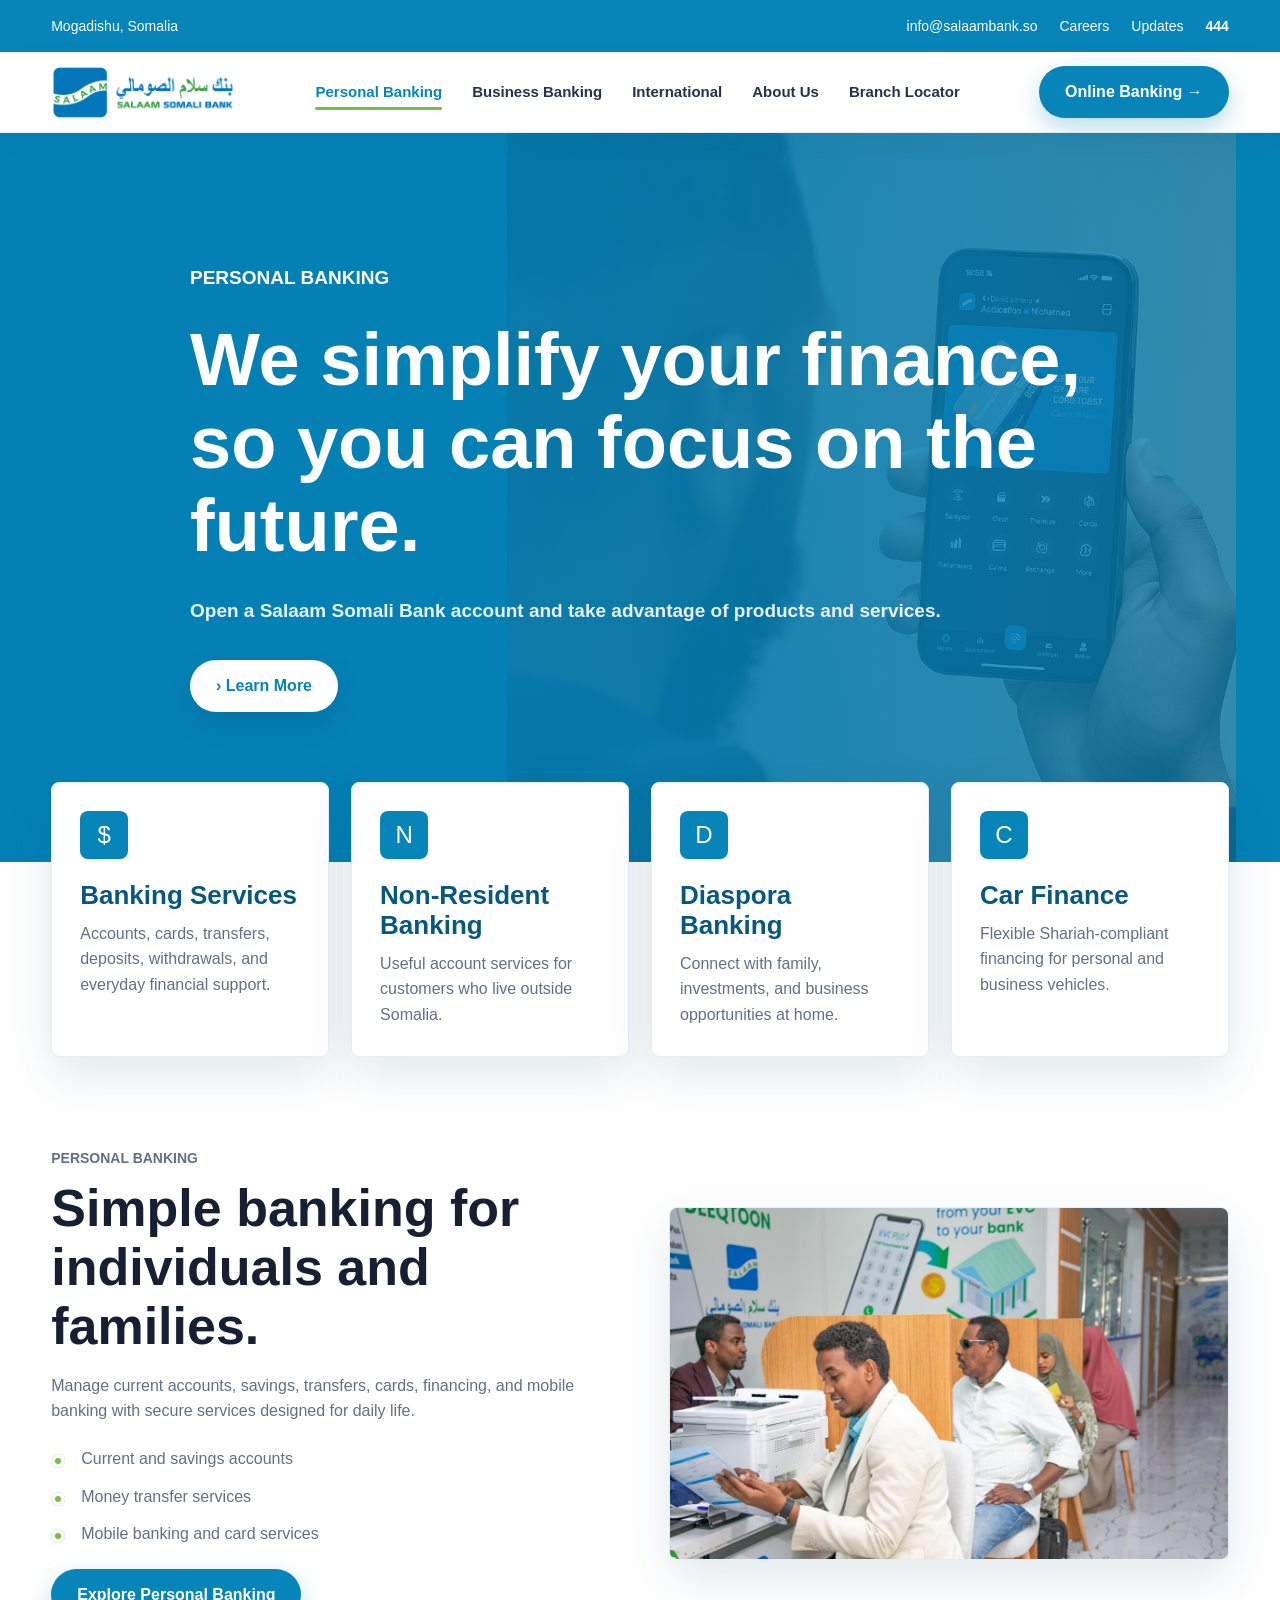
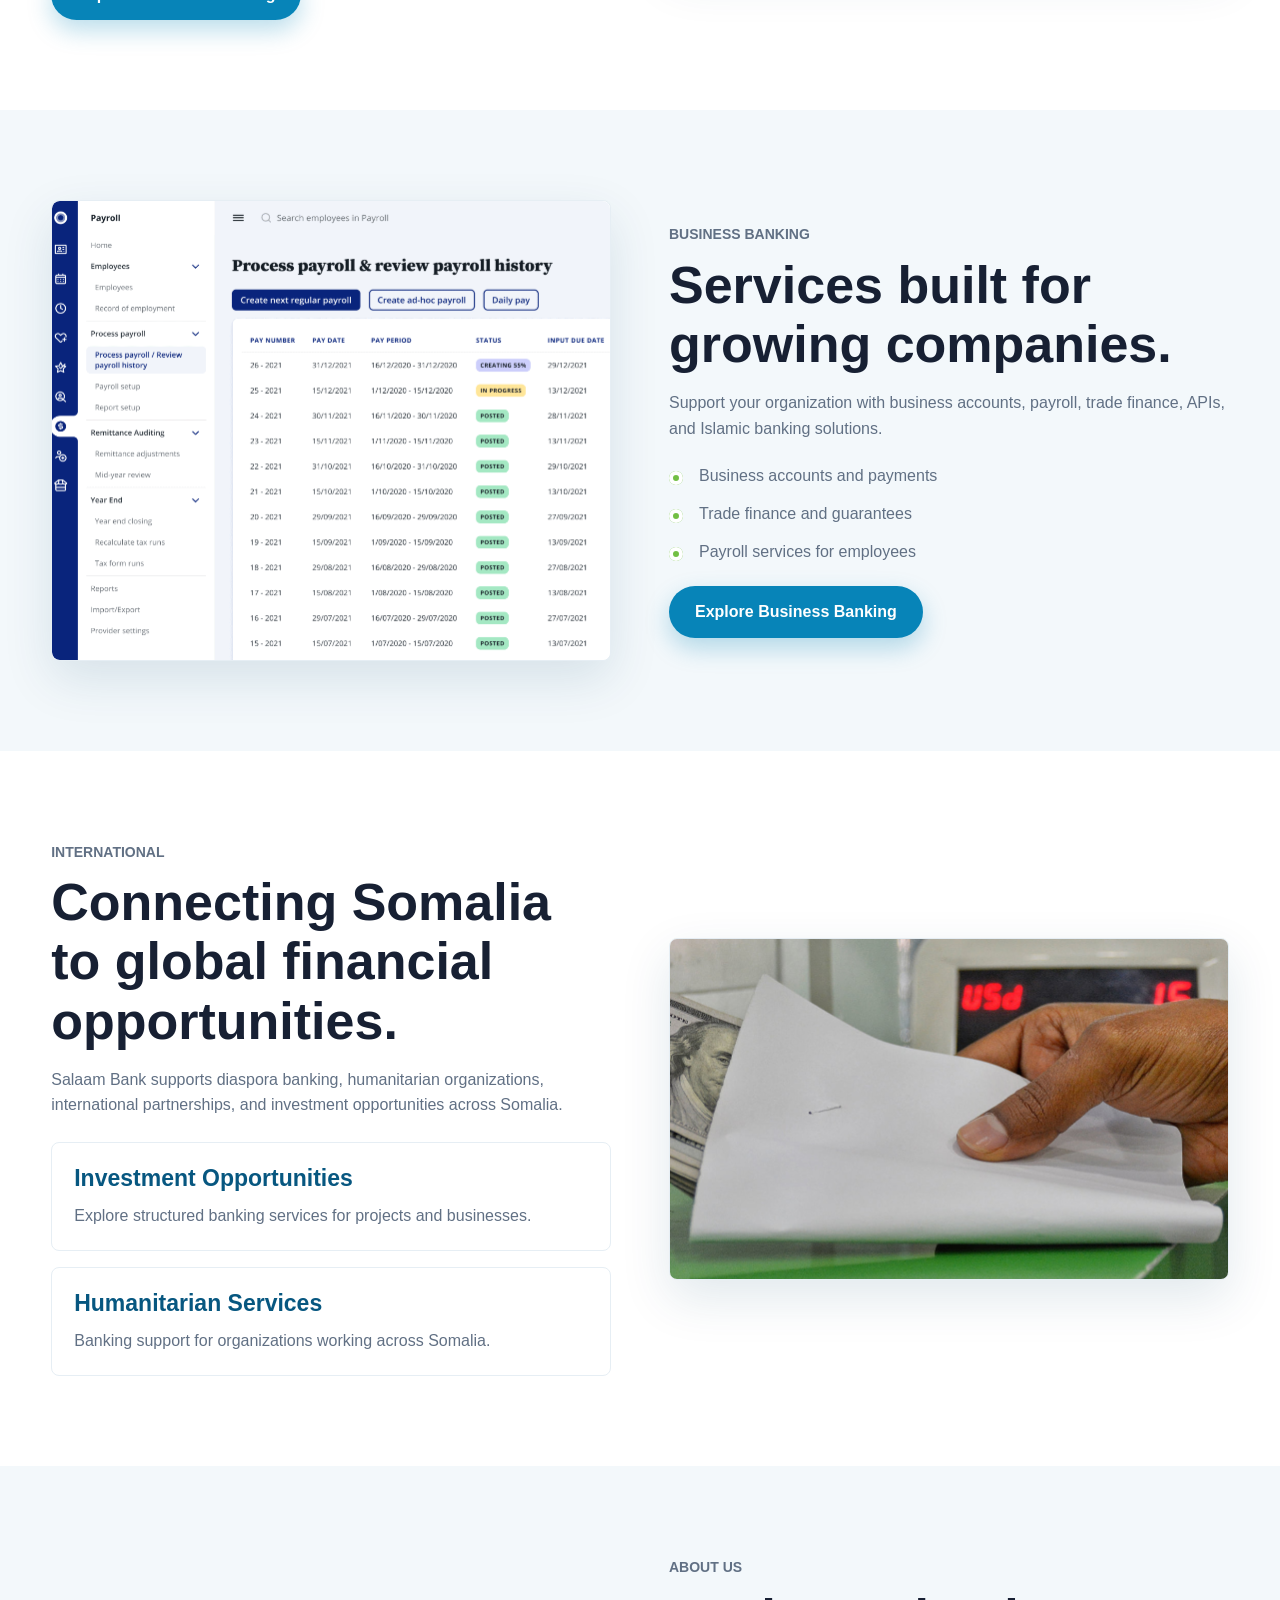
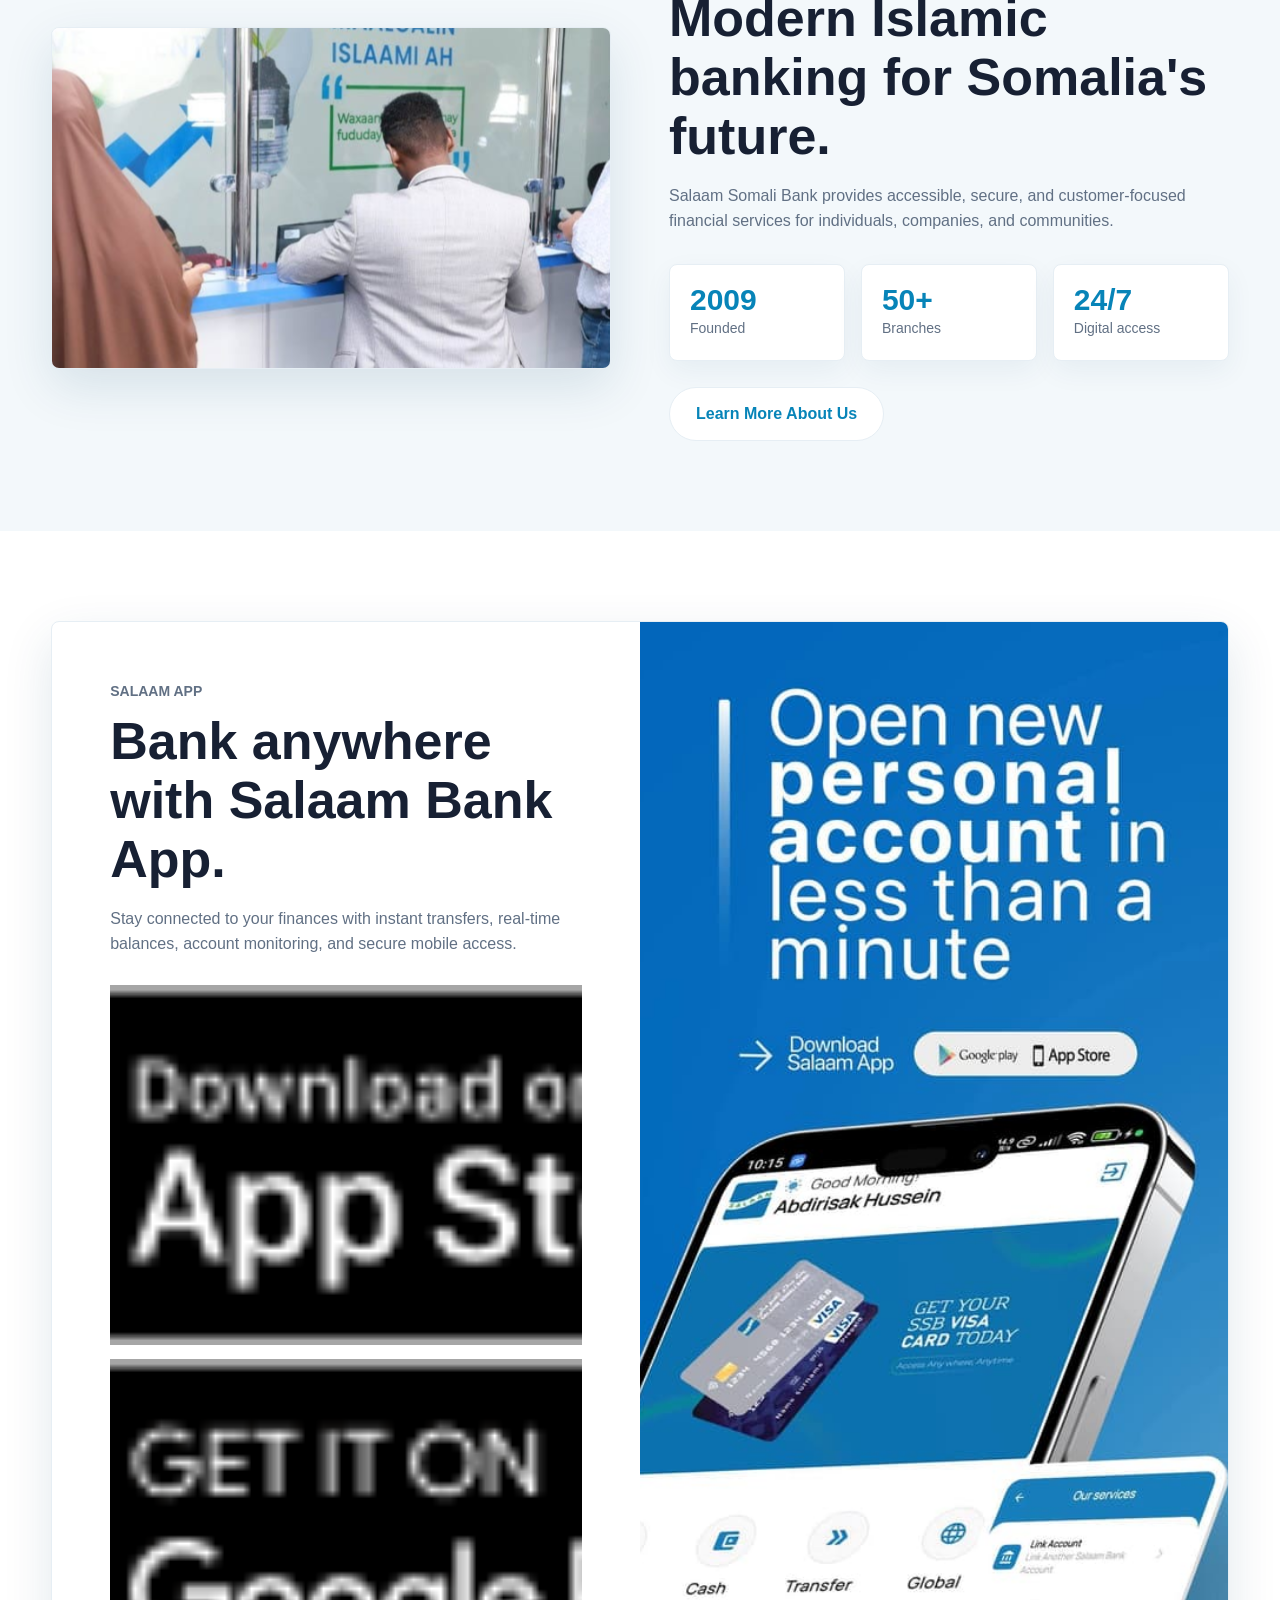
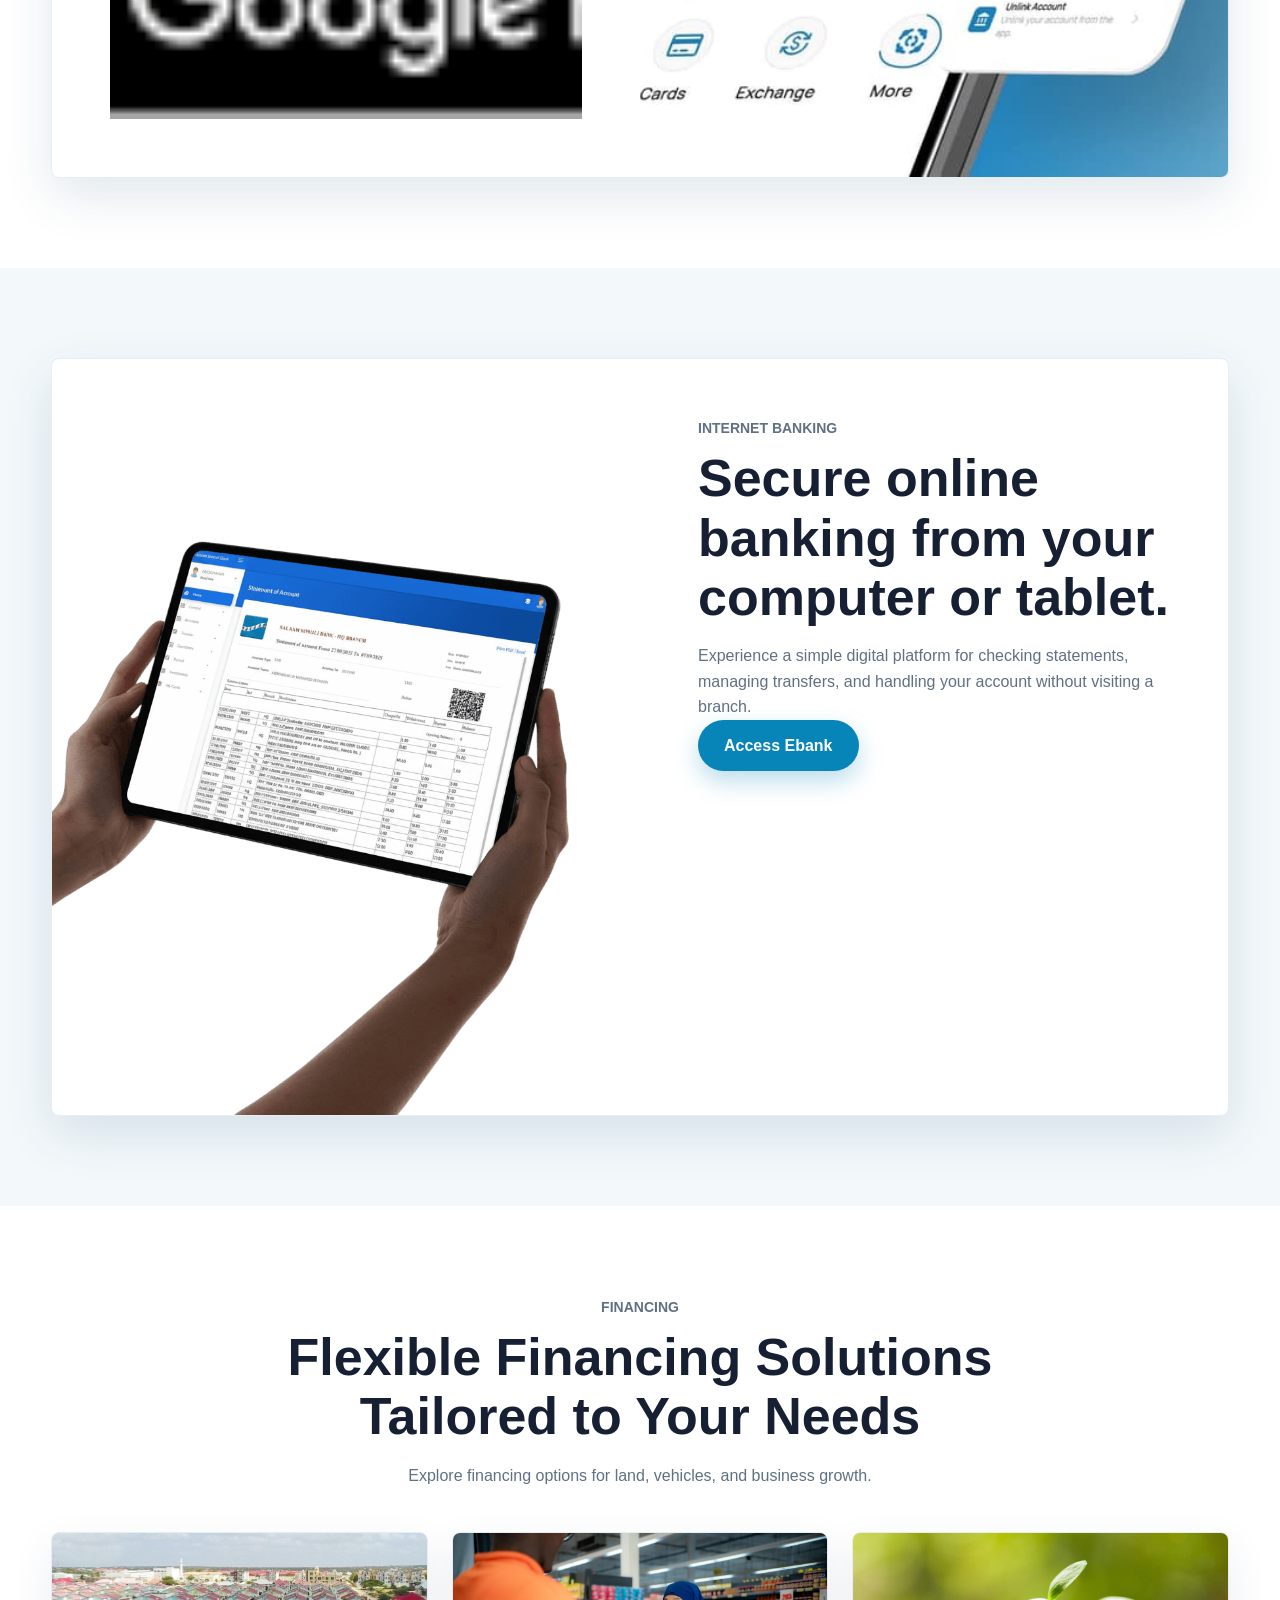
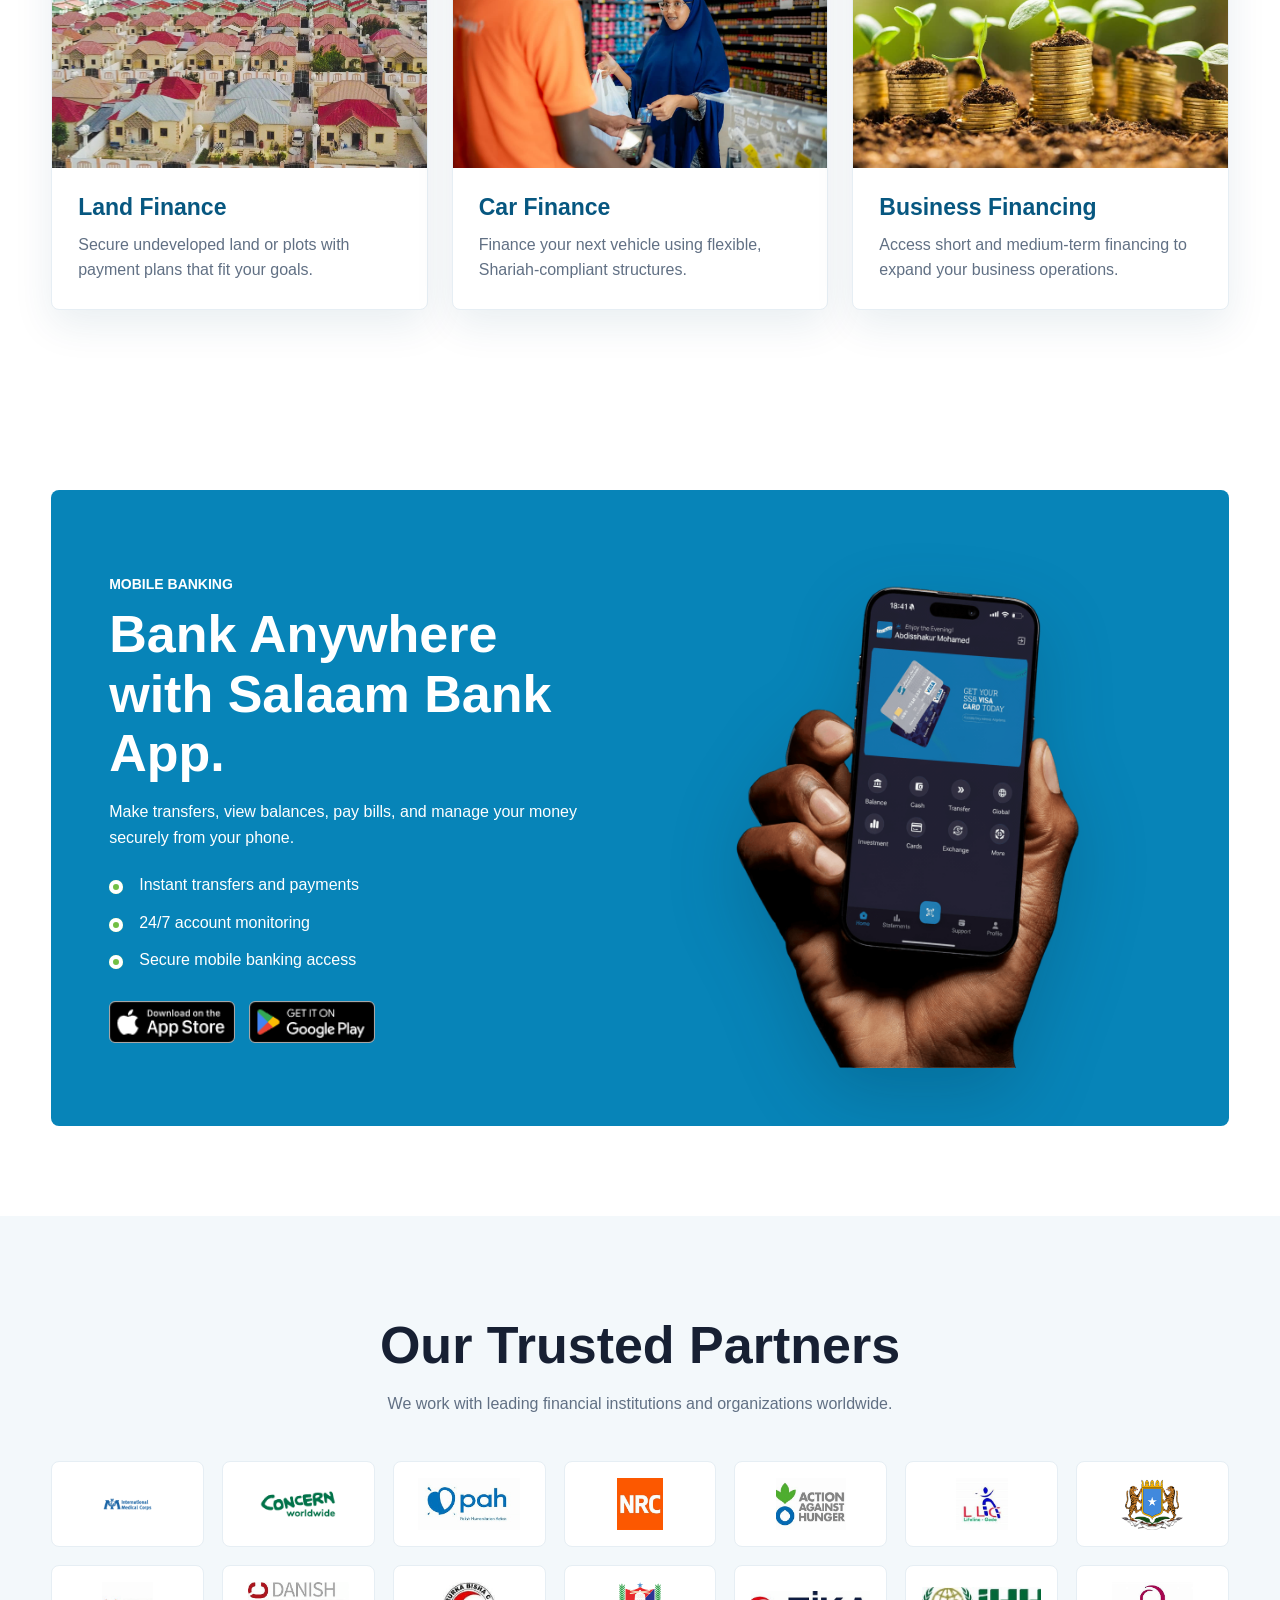
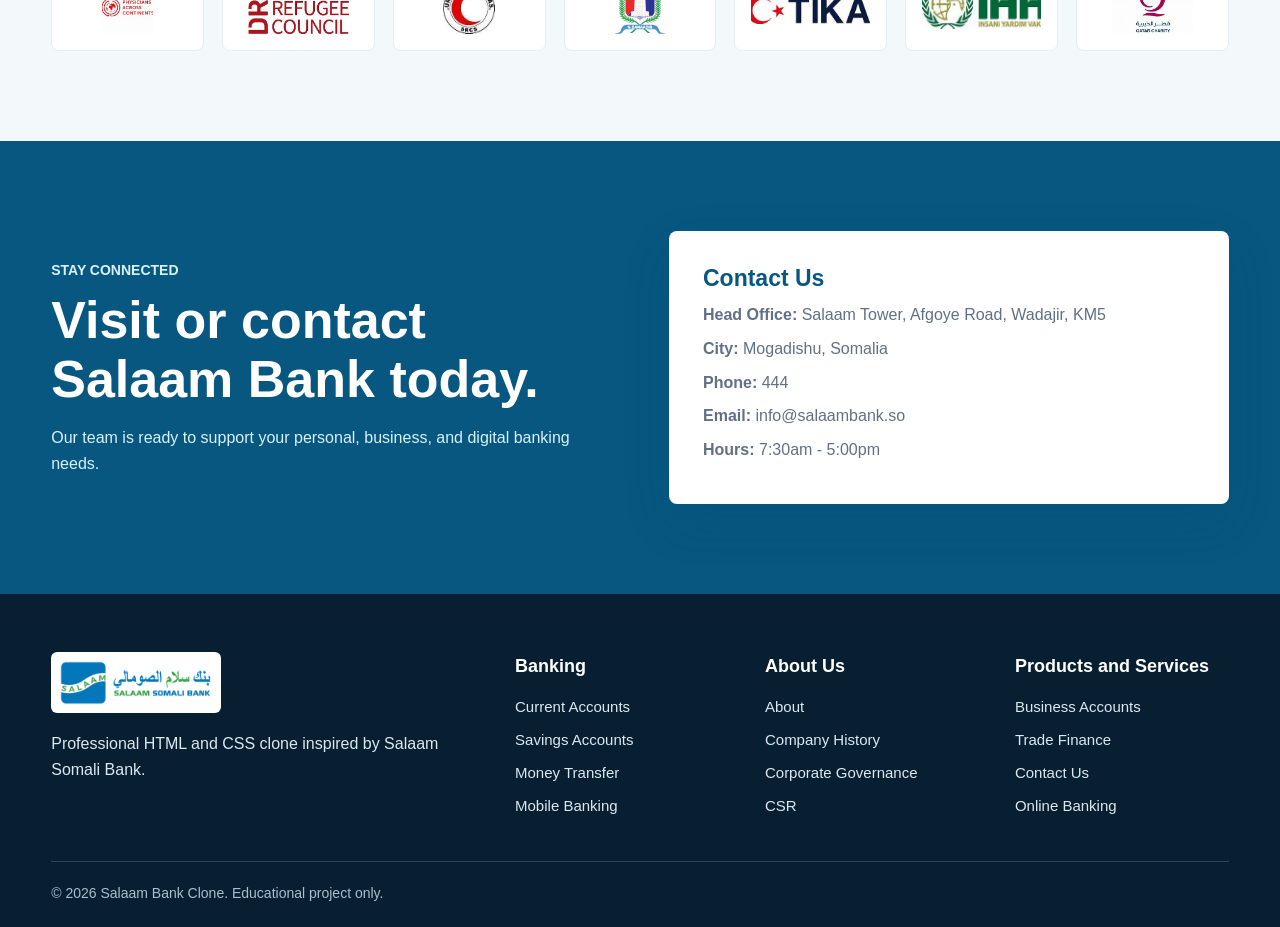
<file: index.html>
<!DOCTYPE html>
<html lang="en">
<head>
    <meta charset="UTF-8">
    <meta name="viewport" content="width=device-width, initial-scale=1.0">
    <title>Salaam Somali Bank</title>
    <link rel="stylesheet" href="css/style.css">
</head>
<body>
    <!-- Top contact strip -->
    <div class="top-bar">
        <div class="container top-bar-content">
            <p>Mogadishu, Somalia</p>
            <div class="top-links">
                <a href="mailto:info@salaambank.so">info@salaambank.so</a>
                <a href="pages/about.html">Careers</a>
                <a href="pages/about.html">Updates</a>
                <span class="top-pill">444</span>
            </div>
        </div>
    </div>

    <!-- Main header -->
    <header class="site-header">
        <div class="container header-content">
            <a class="logo" href="index.html">
                <img src="images/logo.png" alt="Salaam Bank Logo">
            </a>

            <nav class="main-nav" aria-label="Main navigation">
                <a class="active" href="pages/personal-banking.html">Personal Banking</a>
                <a href="pages/business-banking.html">Business Banking</a>
                <a href="#international">International</a>
                <a href="pages/about.html">About Us</a>
                <a href="pages/contact.html">Branch Locator</a>
            </nav>

            <a class="header-button" href="https://ebank.salaambank.so/">Online Banking &rarr;</a>
        </div>
    </header>

    <main>
        <!-- Hero section -->
        <section class="hero">
            <div class="container hero-text">
                <p class="eyebrow">Personal Banking</p>
                <h1>We simplify your finance, so you can focus on the future.</h1>
                <p>Open a Salaam Somali Bank account and take advantage of products and services.</p>
                <div class="hero-actions">
                    <a class="btn white-btn" href="pages/personal-banking.html">&rsaquo; Learn More</a>
                </div>
            </div>
        </section>

        <!-- Quick service cards -->
        <section class="service-strip" aria-label="Quick services">
            <div class="container service-grid">
                <article class="quick-card">
                    <span class="card-icon">$</span>
                    <h2>Banking Services</h2>
                    <p>Accounts, cards, transfers, deposits, withdrawals, and everyday financial support.</p>
                </article>
                <article class="quick-card">
                    <span class="card-icon">N</span>
                    <h2>Non-Resident Banking</h2>
                    <p>Useful account services for customers who live outside Somalia.</p>
                </article>
                <article class="quick-card">
                    <span class="card-icon">D</span>
                    <h2>Diaspora Banking</h2>
                    <p>Connect with family, investments, and business opportunities at home.</p>
                </article>
                <article class="quick-card">
                    <span class="card-icon">C</span>
                    <h2>Car Finance</h2>
                    <p>Flexible Shariah-compliant financing for personal and business vehicles.</p>
                </article>
            </div>
        </section>

        <!-- Main navigation feature sections -->
        <section class="section">
            <div class="container two-column">
                <div class="split-content">
                    <p class="small-title">Personal Banking</p>
                    <h2>Simple banking for individuals and families.</h2>
                    <p>Manage current accounts, savings, transfers, cards, financing, and mobile banking with secure services designed for daily life.</p>
                    <ul class="check-list">
                        <li>Current and savings accounts</li>
                        <li>Money transfer services</li>
                        <li>Mobile banking and card services</li>
                    </ul>
                    <a class="btn primary-btn" href="pages/personal-banking.html">Explore Personal Banking</a>
                </div>
                <div class="image-card">
                    <img src="images/open-account.jfif" alt="Customer opening a Salaam Bank account">
                </div>
            </div>
        </section>

        <section class="section soft-section">
            <div class="container two-column">
                <div class="image-card">
                    <img src="images/payroll-dashboard.svg" alt="Business payroll dashboard">
                </div>
                <div class="split-content">
                    <p class="small-title">Business Banking</p>
                    <h2>Services built for growing companies.</h2>
                    <p>Support your organization with business accounts, payroll, trade finance, APIs, and Islamic banking solutions.</p>
                    <ul class="check-list">
                        <li>Business accounts and payments</li>
                        <li>Trade finance and guarantees</li>
                        <li>Payroll services for employees</li>
                    </ul>
                    <a class="btn primary-btn" href="pages/business-banking.html">Explore Business Banking</a>
                </div>
            </div>
        </section>

        <section class="section" id="international">
            <div class="container two-column">
                <div class="split-content">
                    <p class="small-title">International</p>
                    <h2>Connecting Somalia to global financial opportunities.</h2>
                    <p>Salaam Bank supports diaspora banking, humanitarian organizations, international partnerships, and investment opportunities across Somalia.</p>
                    <div class="feature-list">
                        <article>
                            <h3>Investment Opportunities</h3>
                            <p>Explore structured banking services for projects and businesses.</p>
                        </article>
                        <article>
                            <h3>Humanitarian Services</h3>
                            <p>Banking support for organizations working across Somalia.</p>
                        </article>
                    </div>
                </div>
                <div class="image-card">
                    <img src="images/international-header.svg" alt="International banking illustration">
                </div>
            </div>
        </section>

        <section class="section soft-section">
            <div class="container two-column">
                <div class="image-card">
                    <img src="images/careers-manager.svg" alt="Salaam Bank team member">
                </div>
                <div class="split-content">
                    <p class="small-title">About Us</p>
                    <h2>Modern Islamic banking for Somalia's future.</h2>
                    <p>Salaam Somali Bank provides accessible, secure, and customer-focused financial services for individuals, companies, and communities.</p>
                    <div class="stats-row">
                        <div>
                            <strong>2009</strong>
                            <span>Founded</span>
                        </div>
                        <div>
                            <strong>50+</strong>
                            <span>Branches</span>
                        </div>
                        <div>
                            <strong>24/7</strong>
                            <span>Digital access</span>
                        </div>
                    </div>
                    <br>
                    <a class="btn outline-btn" href="pages/about.html">Learn More About Us</a>
                </div>
            </div>
        </section>

        <!-- Digital banking panels -->
        <section class="section">
            <div class="container product-band">
                <div class="split-content">
                    <p class="small-title">Salaam App</p>
                    <h2>Bank anywhere with Salaam Bank App.</h2>
                    <p>Stay connected to your finances with instant transfers, real-time balances, account monitoring, and secure mobile access.</p>
                    <div class="store-buttons">
                        <img src="images/appstore.png" alt="Download on the App Store">
                        <img src="images/playstore.png" alt="Get it on Google Play">
                    </div>
                </div>
                <img src="images/app-account.jpeg" alt="Salaam Bank Mobile App">
            </div>
        </section>

        <section class="section soft-section">
            <div class="container product-band">
                <img src="images/online-banking.png" alt="Internet banking statement on tablet">
                <div class="split-content">
                    <p class="small-title">Internet Banking</p>
                    <h2>Secure online banking from your computer or tablet.</h2>
                    <p>Experience a simple digital platform for checking statements, managing transfers, and handling your account without visiting a branch.</p>
                    <a class="btn primary-btn" href="https://ebank.salaambank.so/">Access Ebank</a>
                </div>
            </div>
        </section>

        <!-- Financing section -->
        <section class="section">
            <div class="container">
                <div class="section-heading">
                    <p class="small-title">Financing</p>
                    <h2>Flexible Financing Solutions Tailored to Your Needs</h2>
                    <p>Explore financing options for land, vehicles, and business growth.</p>
                </div>
                <div class="cards-grid finance-grid">
                    <article class="finance-card">
                        <img src="images/land-finance.svg" alt="Land Finance illustration">
                        <div>
                            <h3>Land Finance</h3>
                            <p>Secure undeveloped land or plots with payment plans that fit your goals.</p>
                        </div>
                    </article>
                    <article class="finance-card">
                        <img src="images/cards.jpg" alt="Salaam card finance image">
                        <div>
                            <h3>Car Finance</h3>
                            <p>Finance your next vehicle using flexible, Shariah-compliant structures.</p>
                        </div>
                    </article>
                    <article class="finance-card">
                        <img src="images/business-finance.jpg" alt="Business financing">
                        <div>
                            <h3>Business Financing</h3>
                            <p>Access short and medium-term financing to expand your business operations.</p>
                        </div>
                    </article>
                </div>
            </div>
        </section>

        <!-- Mobile app feature -->
        <section class="section app-section">
            <div class="container app-grid">
                <div class="app-content">
                    <p class="small-title">Mobile Banking</p>
                    <h2>Bank Anywhere with Salaam Bank App.</h2>
                    <p>Make transfers, view balances, pay bills, and manage your money securely from your phone.</p>
                    <ul class="check-list">
                        <li>Instant transfers and payments</li>
                        <li>24/7 account monitoring</li>
                        <li>Secure mobile banking access</li>
                    </ul>
                    <div class="store-buttons">
                        <img src="images/appstore.png" alt="Download on App Store">
                        <img src="images/playstore.png" alt="Get it on Google Play">
                    </div>
                </div>
                <div class="phone-wrap">
                    <img src="images/mobile-app.png" alt="Salaam mobile banking app">
                </div>
            </div>
        </section>

        <!-- Partners -->
        <section class="section partners-section soft-section">
            <div class="container">
                <div class="section-heading">
                    <h2>Our Trusted Partners</h2>
                    <p>We work with leading financial institutions and organizations worldwide.</p>
                </div>
                <div class="partners-grid">
                    <img src="images/partner-visa.png" alt="Visa logo">
                    <img src="images/partner-mastercard.png" alt="Mastercard logo">
                    <img src="images/partner-swift.png" alt="SWIFT logo">
                    <img src="images/partner-central-bank.png" alt="Central Bank logo">
                    <img src="images/partner-world-bank.png" alt="World Bank logo">
                    <img src="images/partner-imf.png" alt="IMF logo">
                    <img src="images/partner-somali-government.png" alt="Somali Government logo">
                    <img src="images/partner-afdb.png" alt="African Development Bank logo">
                    <img src="images/partner-isdb.png" alt="Islamic Development Bank logo">
                    <img src="images/partner-somalia-central-bank.png" alt="Somalia Central Bank logo">
                    <img src="images/partner-banadir.svg" alt="Banaadir State logo">
                    <img src="images/partner-federal-reserve.png" alt="Federal Reserve logo">
                    <img src="images/partner-ecb.png" alt="European Central Bank logo">
                    <img src="images/partner-bank-england.png" alt="Bank of England logo">
                </div>
            </div>
        </section>

        <!-- Contact -->
        <section class="section contact-section">
            <div class="container contact-grid">
                <div>
                    <p class="small-title">Stay Connected</p>
                    <h2>Visit or contact Salaam Bank today.</h2>
                    <p>Our team is ready to support your personal, business, and digital banking needs.</p>
                </div>
                <article class="contact-card">
                    <h3>Contact Us</h3>
                    <p><strong>Head Office:</strong> Salaam Tower, Afgoye Road, Wadajir, KM5</p>
                    <p><strong>City:</strong> Mogadishu, Somalia</p>
                    <p><strong>Phone:</strong> 444</p>
                    <p><strong>Email:</strong> info@salaambank.so</p>
                    <p><strong>Hours:</strong> 7:30am - 5:00pm</p>
                </article>
            </div>
        </section>
    </main>

    <!-- Footer -->
    <footer class="site-footer">
        <div class="container footer-grid">
            <div>
                <img class="footer-logo" src="images/logo.png" alt="Salaam Bank Logo">
                <p>Professional HTML and CSS clone inspired by Salaam Somali Bank.</p>
            </div>
            <div>
                <h3>Banking</h3>
                <a href="pages/personal-banking.html">Current Accounts</a>
                <a href="pages/personal-banking.html">Savings Accounts</a>
                <a href="pages/personal-banking.html">Money Transfer</a>
                <a href="pages/personal-banking.html">Mobile Banking</a>
            </div>
            <div>
                <h3>About Us</h3>
                <a href="pages/about.html">About</a>
                <a href="pages/about.html">Company History</a>
                <a href="pages/about.html">Corporate Governance</a>
                <a href="pages/about.html">CSR</a>
            </div>
            <div>
                <h3>Products and Services</h3>
                <a href="pages/business-banking.html">Business Accounts</a>
                <a href="pages/business-banking.html">Trade Finance</a>
                <a href="pages/contact.html">Contact Us</a>
                <a href="https://ebank.salaambank.so/">Online Banking</a>
            </div>
        </div>
        <div class="container copyright">
            <p>&copy; 2026 Salaam Bank Clone. Educational project only.</p>
        </div>
    </footer>
</body>
</html>
</file>
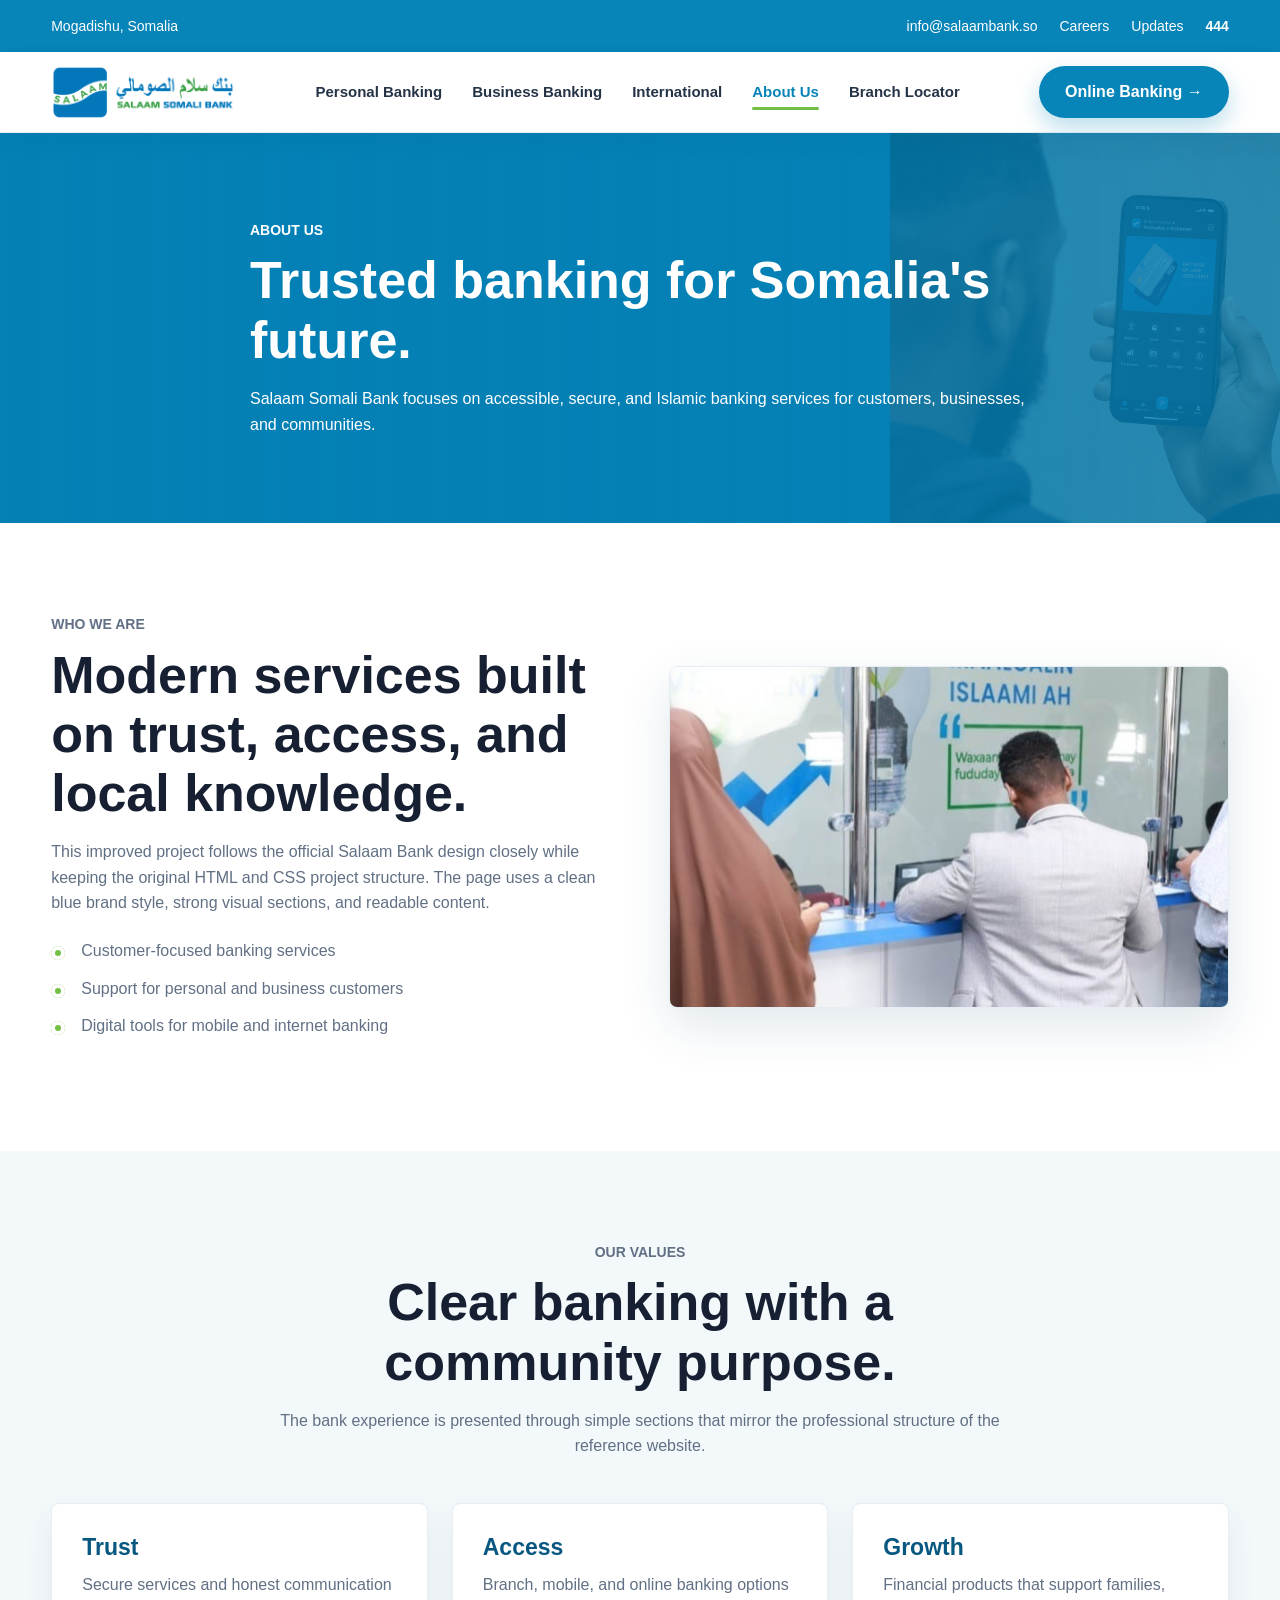
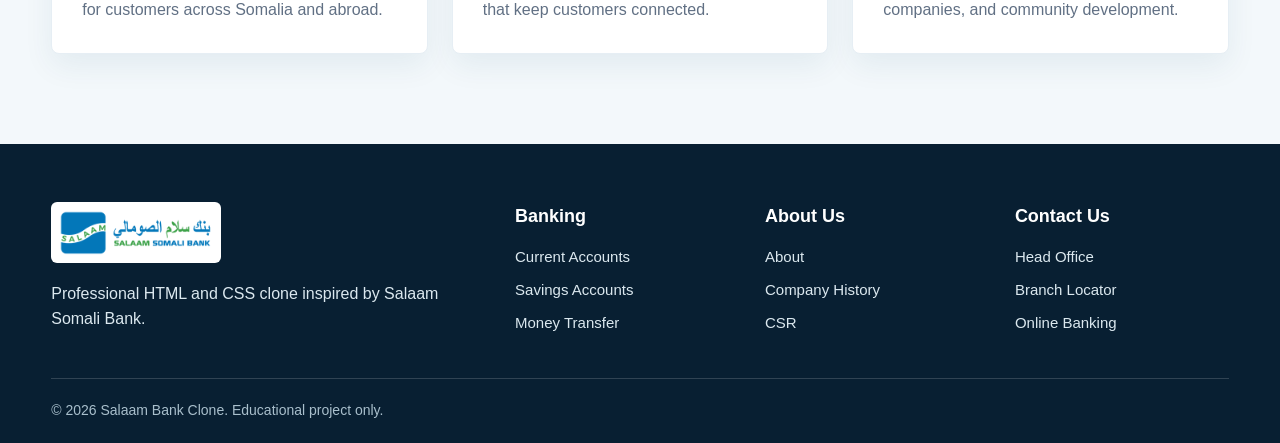
<file: pages/about.html>
<!DOCTYPE html>
<html lang="en">
<head>
    <meta charset="UTF-8">
    <meta name="viewport" content="width=device-width, initial-scale=1.0">
    <title>About Us - Salaam Somali Bank</title>
    <link rel="stylesheet" href="../css/style.css">
</head>
<body>
    <div class="top-bar">
        <div class="container top-bar-content">
            <p>Mogadishu, Somalia</p>
            <div class="top-links">
                <a href="mailto:info@salaambank.so">info@salaambank.so</a>
                <a href="about.html">Careers</a>
                <a href="about.html">Updates</a>
                <span class="top-pill">444</span>
            </div>
        </div>
    </div>

    <header class="site-header">
        <div class="container header-content">
            <a class="logo" href="../index.html"><img src="../images/logo.png" alt="Salaam Bank Logo"></a>
            <nav class="main-nav" aria-label="Main navigation">
                <a href="personal-banking.html">Personal Banking</a>
                <a href="business-banking.html">Business Banking</a>
                <a href="../index.html#international">International</a>
                <a class="active" href="about.html">About Us</a>
                <a href="contact.html">Branch Locator</a>
            </nav>
            <a class="header-button" href="https://ebank.salaambank.so/">Online Banking &rarr;</a>
        </div>
    </header>

    <main>
        <section class="page-hero">
            <div class="container subpage-lead">
                <p class="small-title">About Us</p>
                <h1>Trusted banking for Somalia's future.</h1>
                <p>Salaam Somali Bank focuses on accessible, secure, and Islamic banking services for customers, businesses, and communities.</p>
            </div>
        </section>

        <section class="section">
            <div class="container two-column">
                <div class="split-content">
                    <p class="small-title">Who We Are</p>
                    <h2>Modern services built on trust, access, and local knowledge.</h2>
                    <p>This improved project follows the official Salaam Bank design closely while keeping the original HTML and CSS project structure. The page uses a clean blue brand style, strong visual sections, and readable content.</p>
                    <ul class="simple-list">
                        <li>Customer-focused banking services</li>
                        <li>Support for personal and business customers</li>
                        <li>Digital tools for mobile and internet banking</li>
                    </ul>
                </div>
                <div class="image-card">
                    <img src="../images/careers-manager.svg" alt="Salaam Bank manager illustration">
                </div>
            </div>
        </section>

        <section class="section soft-section">
            <div class="container">
                <div class="section-heading">
                    <p class="small-title">Our Values</p>
                    <h2>Clear banking with a community purpose.</h2>
                    <p>The bank experience is presented through simple sections that mirror the professional structure of the reference website.</p>
                </div>
                <div class="cards-grid">
                    <article class="info-card">
                        <h3>Trust</h3>
                        <p>Secure services and honest communication for customers across Somalia and abroad.</p>
                    </article>
                    <article class="info-card">
                        <h3>Access</h3>
                        <p>Branch, mobile, and online banking options that keep customers connected.</p>
                    </article>
                    <article class="info-card">
                        <h3>Growth</h3>
                        <p>Financial products that support families, companies, and community development.</p>
                    </article>
                </div>
            </div>
        </section>
    </main>

    <footer class="site-footer">
        <div class="container footer-grid">
            <div>
                <img class="footer-logo" src="../images/logo.png" alt="Salaam Bank Logo">
                <p>Professional HTML and CSS clone inspired by Salaam Somali Bank.</p>
            </div>
            <div>
                <h3>Banking</h3>
                <a href="personal-banking.html">Current Accounts</a>
                <a href="personal-banking.html">Savings Accounts</a>
                <a href="personal-banking.html">Money Transfer</a>
            </div>
            <div>
                <h3>About Us</h3>
                <a href="about.html">About</a>
                <a href="about.html">Company History</a>
                <a href="about.html">CSR</a>
            </div>
            <div>
                <h3>Contact Us</h3>
                <a href="contact.html">Head Office</a>
                <a href="contact.html">Branch Locator</a>
                <a href="https://ebank.salaambank.so/">Online Banking</a>
            </div>
        </div>
        <div class="container copyright">
            <p>&copy; 2026 Salaam Bank Clone. Educational project only.</p>
        </div>
    </footer>
</body>
</html>
</file>
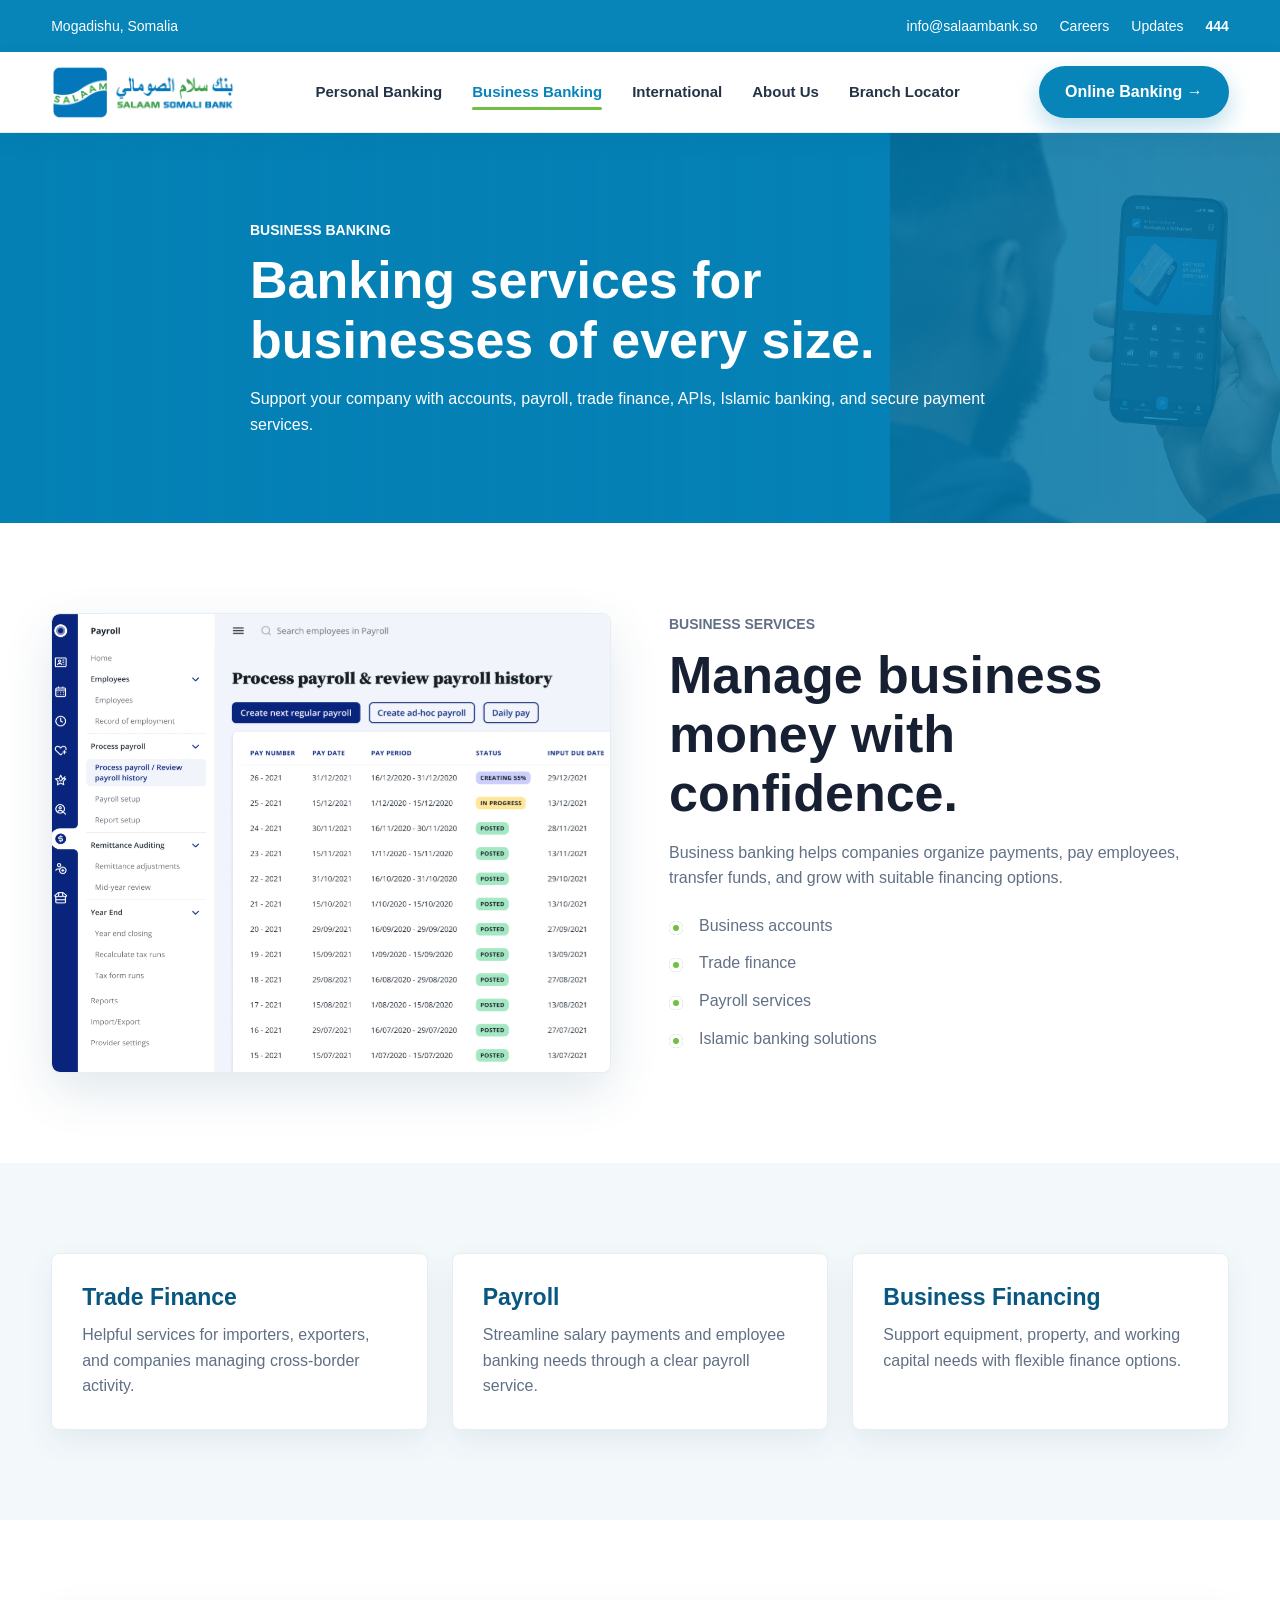
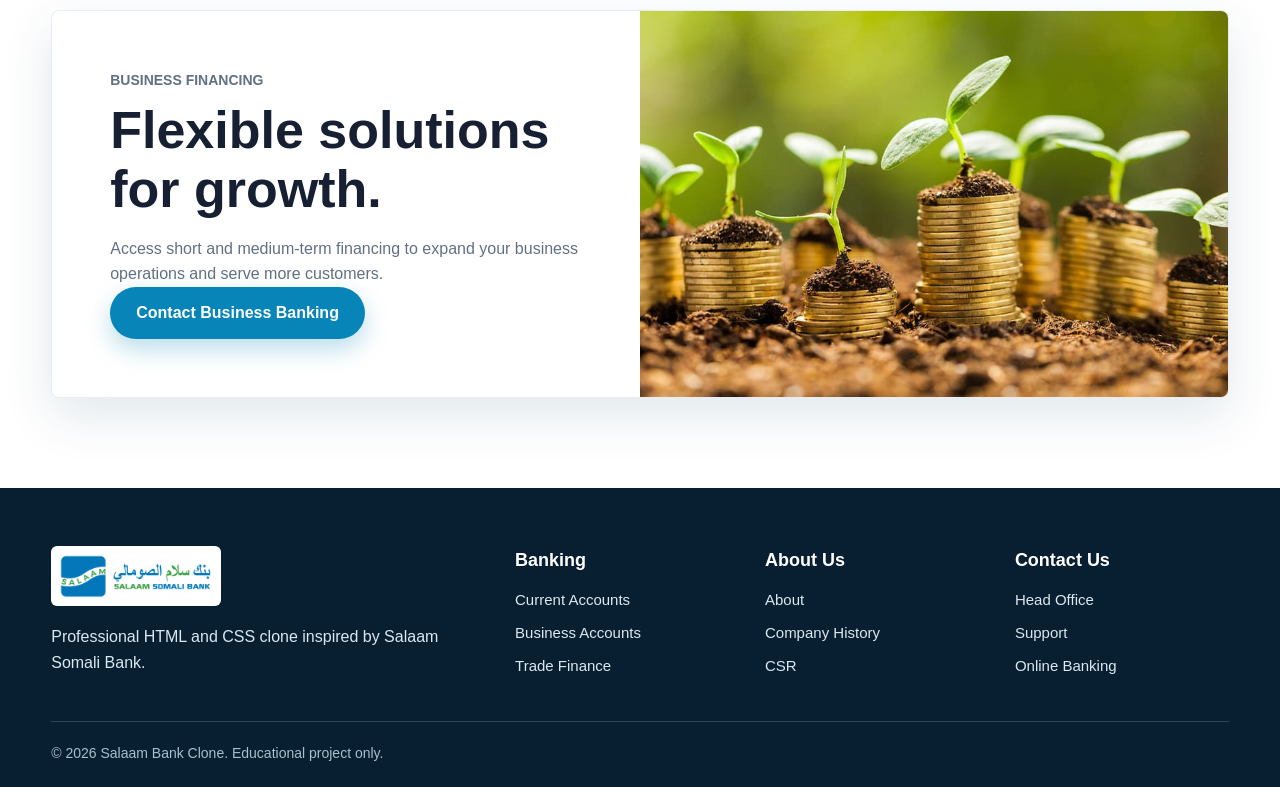
<file: pages/business-banking.html>
<!DOCTYPE html>
<html lang="en">
<head>
    <meta charset="UTF-8">
    <meta name="viewport" content="width=device-width, initial-scale=1.0">
    <title>Business Banking - Salaam Somali Bank</title>
    <link rel="stylesheet" href="../css/style.css">
</head>
<body>
    <div class="top-bar">
        <div class="container top-bar-content">
            <p>Mogadishu, Somalia</p>
            <div class="top-links">
                <a href="mailto:info@salaambank.so">info@salaambank.so</a>
                <a href="about.html">Careers</a>
                <a href="about.html">Updates</a>
                <span class="top-pill">444</span>
            </div>
        </div>
    </div>

    <header class="site-header">
        <div class="container header-content">
            <a class="logo" href="../index.html"><img src="../images/logo.png" alt="Salaam Bank Logo"></a>
            <nav class="main-nav" aria-label="Main navigation">
                <a href="personal-banking.html">Personal Banking</a>
                <a class="active" href="business-banking.html">Business Banking</a>
                <a href="../index.html#international">International</a>
                <a href="about.html">About Us</a>
                <a href="contact.html">Branch Locator</a>
            </nav>
            <a class="header-button" href="https://ebank.salaambank.so/">Online Banking &rarr;</a>
        </div>
    </header>

    <main>
        <section class="page-hero">
            <div class="container subpage-lead">
                <p class="small-title">Business Banking</p>
                <h1>Banking services for businesses of every size.</h1>
                <p>Support your company with accounts, payroll, trade finance, APIs, Islamic banking, and secure payment services.</p>
            </div>
        </section>

        <section class="section">
            <div class="container two-column">
                <div class="image-card">
                    <img src="../images/payroll-dashboard.svg" alt="Payroll dashboard">
                </div>
                <div class="split-content">
                    <p class="small-title">Business Services</p>
                    <h2>Manage business money with confidence.</h2>
                    <p>Business banking helps companies organize payments, pay employees, transfer funds, and grow with suitable financing options.</p>
                    <ul class="check-list">
                        <li>Business accounts</li>
                        <li>Trade finance</li>
                        <li>Payroll services</li>
                        <li>Islamic banking solutions</li>
                    </ul>
                </div>
            </div>
        </section>

        <section class="section soft-section">
            <div class="container cards-grid">
                <article class="info-card">
                    <h3>Trade Finance</h3>
                    <p>Helpful services for importers, exporters, and companies managing cross-border activity.</p>
                </article>
                <article class="info-card">
                    <h3>Payroll</h3>
                    <p>Streamline salary payments and employee banking needs through a clear payroll service.</p>
                </article>
                <article class="info-card">
                    <h3>Business Financing</h3>
                    <p>Support equipment, property, and working capital needs with flexible finance options.</p>
                </article>
            </div>
        </section>

        <section class="section">
            <div class="container product-band">
                <div class="split-content">
                    <p class="small-title">Business Financing</p>
                    <h2>Flexible solutions for growth.</h2>
                    <p>Access short and medium-term financing to expand your business operations and serve more customers.</p>
                    <a class="btn primary-btn" href="contact.html">Contact Business Banking</a>
                </div>
                <img src="../images/business-finance.jpg" alt="Business financing">
            </div>
        </section>
    </main>

    <footer class="site-footer">
        <div class="container footer-grid">
            <div>
                <img class="footer-logo" src="../images/logo.png" alt="Salaam Bank Logo">
                <p>Professional HTML and CSS clone inspired by Salaam Somali Bank.</p>
            </div>
            <div>
                <h3>Banking</h3>
                <a href="personal-banking.html">Current Accounts</a>
                <a href="business-banking.html">Business Accounts</a>
                <a href="business-banking.html">Trade Finance</a>
            </div>
            <div>
                <h3>About Us</h3>
                <a href="about.html">About</a>
                <a href="about.html">Company History</a>
                <a href="about.html">CSR</a>
            </div>
            <div>
                <h3>Contact Us</h3>
                <a href="contact.html">Head Office</a>
                <a href="contact.html">Support</a>
                <a href="https://ebank.salaambank.so/">Online Banking</a>
            </div>
        </div>
        <div class="container copyright">
            <p>&copy; 2026 Salaam Bank Clone. Educational project only.</p>
        </div>
    </footer>
</body>
</html>
</file>
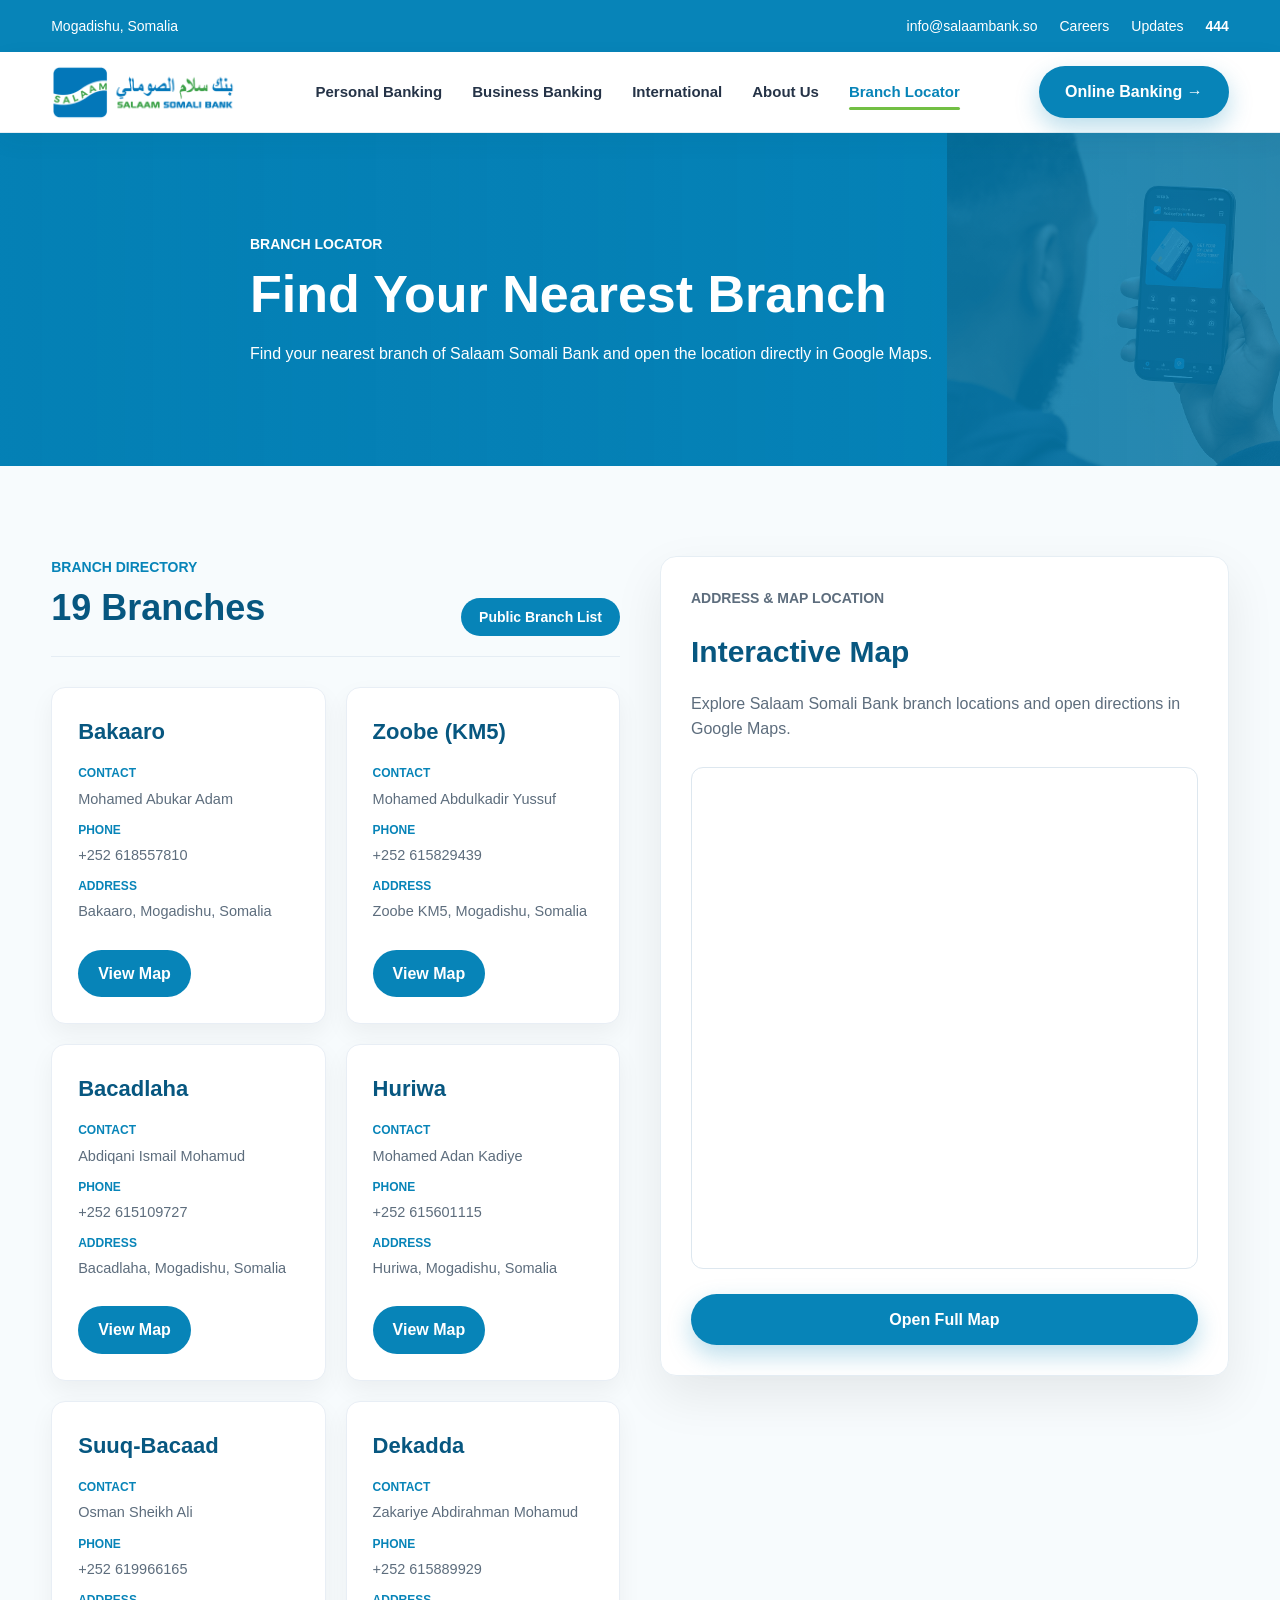
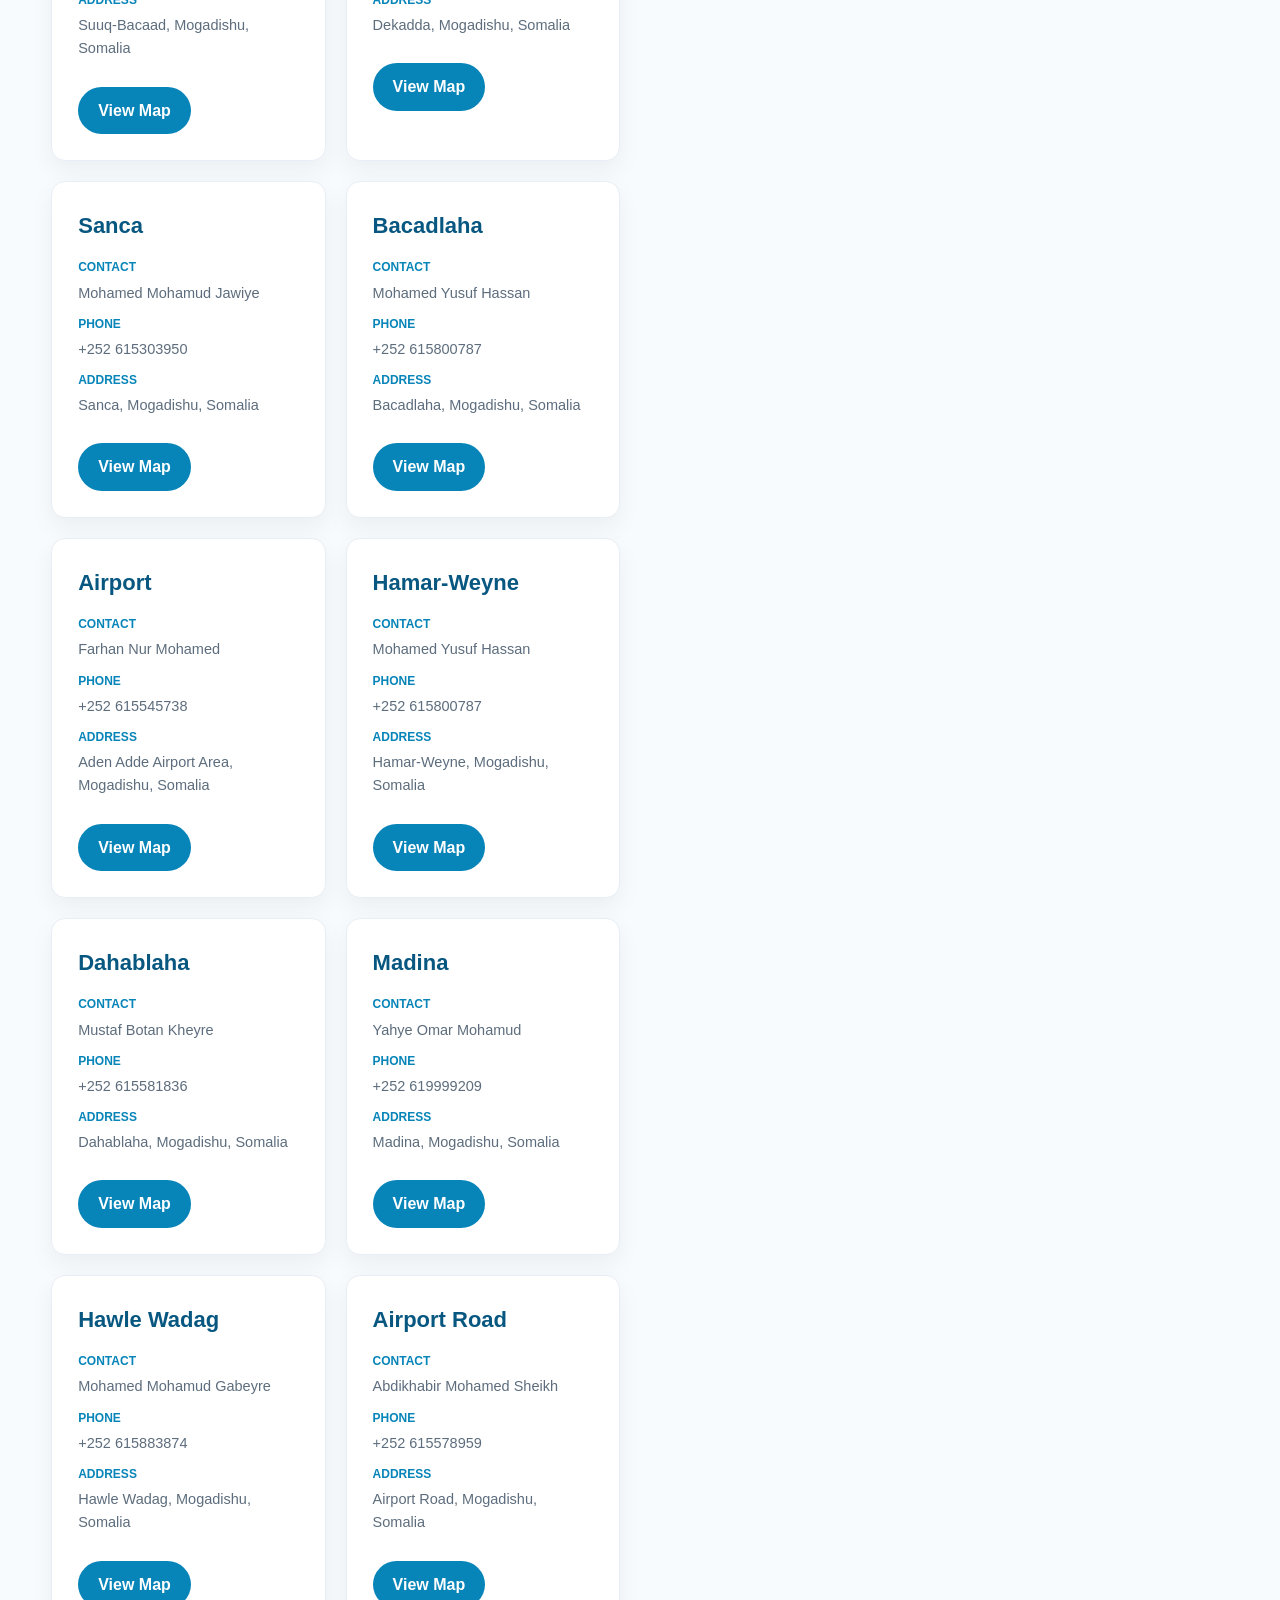
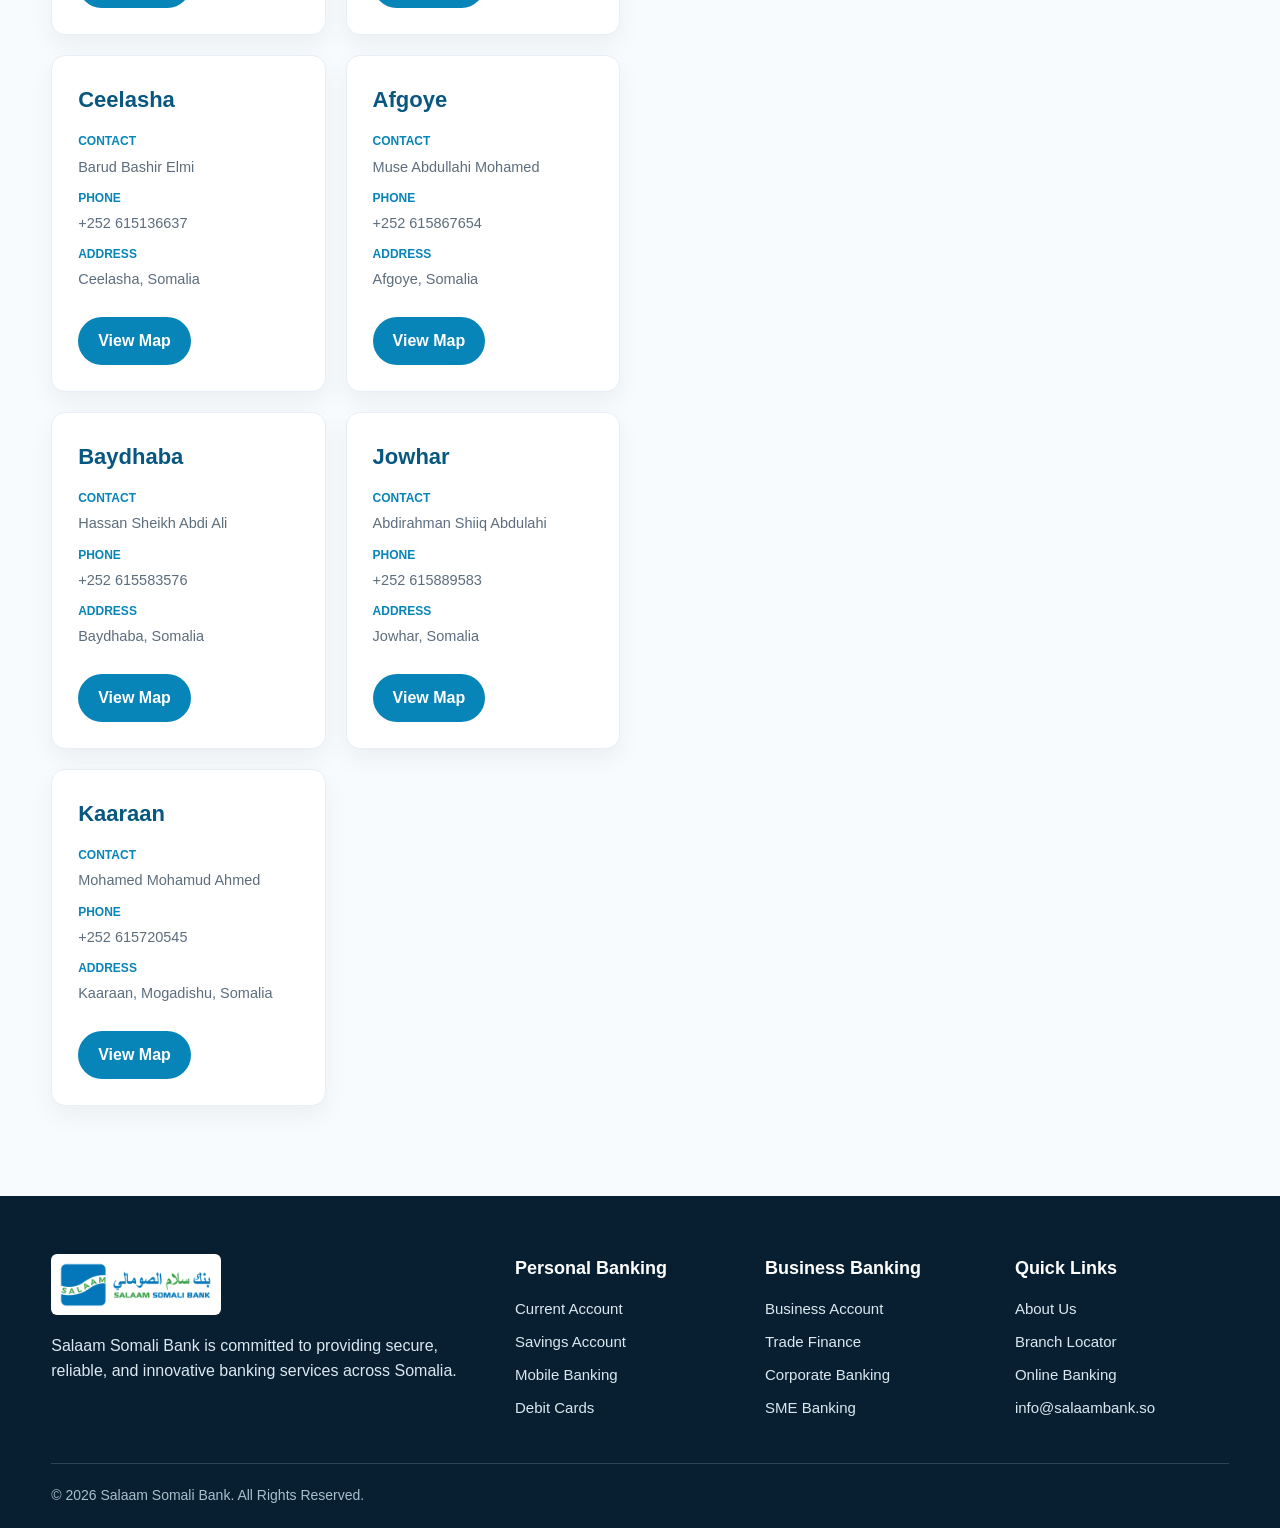
<file: pages/contact.html>
<!DOCTYPE html>
<html lang="en">
<head>
    <meta charset="UTF-8">
    <meta name="viewport" content="width=device-width, initial-scale=1.0">
    <title>Branch Locator - Salaam Somali Bank</title>
    <link rel="stylesheet" href="../css/style.css">
</head>
<body>

    <div class="top-bar">
        <div class="container top-bar-content">
            <p>Mogadishu, Somalia</p>
            <div class="top-links">
                <a href="mailto:info@salaambank.so">info@salaambank.so</a>
                <a href="about.html">Careers</a>
                <a href="about.html">Updates</a>
                <span class="top-pill">444</span>
            </div>
        </div>
    </div>

    <header class="site-header">
        <div class="container header-content">
            <a class="logo" href="../index.html">
                <img src="../images/logo.png" alt="Salaam Bank Logo">
            </a>

            <nav class="main-nav">
                <a href="personal-banking.html">Personal Banking</a>
                <a href="business-banking.html">Business Banking</a>
                <a href="../index.html#international">International</a>
                <a href="about.html">About Us</a>
                <a class="active" href="contact.html">Branch Locator</a>
            </nav>

            <a class="header-button" href="https://ebank.salaambank.so/">
                Online Banking →
            </a>
        </div>
    </header>

    <main>

        <section class="page-hero branch-page-hero">
            <div class="container subpage-lead">
                <p class="small-title">Branch Locator</p>
                <h1>Find Your Nearest Branch</h1>
                <p>
                    Find your nearest branch of Salaam Somali Bank and open
                    the location directly in Google Maps.
                </p>
            </div>
        </section>

        <section class="section branch-locator-section">

            <div class="container branch-locator-layout">

                <aside class="branch-map-panel">

                    <p class="small-title">Address & Map Location</p>

                    <h2>Interactive Map</h2>

                    <p>
                        Explore Salaam Somali Bank branch locations and open
                        directions in Google Maps.
                    </p>

                    <div class="branch-map">
                        <iframe
                            src="https://www.google.com/maps?q=Salaam%20Somali%20Bank%20Somalia&output=embed"
                            loading="lazy">
                        </iframe>
                    </div>

                    <a class="btn primary-btn branch-map-button"
                       href="https://www.google.com/maps/search/?api=1&query=Salaam%20Somali%20Bank%20Somalia"
                       target="_blank">
                        Open Full Map
                    </a>

                </aside>

                <div class="branch-directory">

                    <div class="branch-directory-heading">

                        <div>
                            <p class="small-title">Branch Directory</p>
                            <h2>19 Branches</h2>
                        </div>

                        <span>Public Branch List</span>

                    </div>

                    <div class="branch-card-grid">

                        <article class="branch-card">
                            <h3>Bakaaro</h3>
                            <p><span>Contact</span> Mohamed Abukar Adam</p>
                            <p><span>Phone</span> +252 618557810</p>
                            <p><span>Address</span> Bakaaro, Mogadishu, Somalia</p>
                            <a href="https://www.google.com/maps/search/?api=1&query=Salaam%20Somali%20Bank%20Bakaaro%20Mogadishu" target="_blank">
                                View Map
                            </a>
                        </article>

                        <article class="branch-card">
                            <h3>Zoobe (KM5)</h3>
                            <p><span>Contact</span> Mohamed Abdulkadir Yussuf</p>
                            <p><span>Phone</span> +252 615829439</p>
                            <p><span>Address</span> Zoobe KM5, Mogadishu, Somalia</p>
                            <a href="https://www.google.com/maps/search/?api=1&query=Salaam%20Somali%20Bank%20Zoobe%20KM5%20Mogadishu" target="_blank">
                                View Map
                            </a>
                        </article>

                        <article class="branch-card">
                            <h3>Bacadlaha</h3>
                            <p><span>Contact</span> Abdiqani Ismail Mohamud</p>
                            <p><span>Phone</span> +252 615109727</p>
                            <p><span>Address</span> Bacadlaha, Mogadishu, Somalia</p>
                            <a href="https://www.google.com/maps/search/?api=1&query=Salaam%20Somali%20Bank%20Bacadlaha%20Mogadishu" target="_blank">
                                View Map
                            </a>
                        </article>

                        <article class="branch-card">
                            <h3>Huriwa</h3>
                            <p><span>Contact</span> Mohamed Adan Kadiye</p>
                            <p><span>Phone</span> +252 615601115</p>
                            <p><span>Address</span> Huriwa, Mogadishu, Somalia</p>
                            <a href="https://www.google.com/maps/search/?api=1&query=Salaam%20Somali%20Bank%20Huriwa%20Mogadishu" target="_blank">
                                View Map
                            </a>
                        </article>

                        <article class="branch-card">
                            <h3>Suuq-Bacaad</h3>
                            <p><span>Contact</span> Osman Sheikh Ali</p>
                            <p><span>Phone</span> +252 619966165</p>
                            <p><span>Address</span> Suuq-Bacaad, Mogadishu, Somalia</p>
                            <a href="https://www.google.com/maps/search/?api=1&query=Salaam%20Somali%20Bank%20Suuq-Bacaad%20Mogadishu" target="_blank">
                                View Map
                            </a>
                        </article>

                        <article class="branch-card">
                            <h3>Dekadda</h3>
                            <p><span>Contact</span> Zakariye Abdirahman Mohamud</p>
                            <p><span>Phone</span> +252 615889929</p>
                            <p><span>Address</span> Dekadda, Mogadishu, Somalia</p>
                            <a href="https://www.google.com/maps/search/?api=1&query=Salaam%20Somali%20Bank%20Dekadda%20Mogadishu" target="_blank">
                                View Map
                            </a>
                        </article>

                        <article class="branch-card">
                            <h3>Sanca</h3>
                            <p><span>Contact</span> Mohamed Mohamud Jawiye</p>
                            <p><span>Phone</span> +252 615303950</p>
                            <p><span>Address</span> Sanca, Mogadishu, Somalia</p>
                            <a href="https://www.google.com/maps/search/?api=1&query=Salaam%20Somali%20Bank%20Sanca%20Mogadishu" target="_blank">
                                View Map
                            </a>
                        </article>

                        <article class="branch-card">
                            <h3>Bacadlaha</h3>
                            <p><span>Contact</span> Mohamed Yusuf Hassan</p>
                            <p><span>Phone</span> +252 615800787</p>
                            <p><span>Address</span> Bacadlaha, Mogadishu, Somalia</p>
                            <a href="https://www.google.com/maps/search/?api=1&query=Salaam%20Somali%20Bank%20Bacadlaha%20Mogadishu" target="_blank" rel="noopener">
                                View Map
                            </a>
                        </article>

                        <article class="branch-card">
                            <h3>Airport</h3>
                            <p><span>Contact</span> Farhan Nur Mohamed</p>
                            <p><span>Phone</span> +252 615545738</p>
                            <p><span>Address</span> Aden Adde Airport Area, Mogadishu, Somalia</p>
                            <a href="https://www.google.com/maps/search/?api=1&query=Salaam%20Somali%20Bank%20Airport%20Mogadishu" target="_blank" rel="noopener">
                                View Map
                            </a>
                        </article>

                        <article class="branch-card">
                            <h3>Hamar-Weyne</h3>
                            <p><span>Contact</span> Mohamed Yusuf Hassan</p>
                            <p><span>Phone</span> +252 615800787</p>
                            <p><span>Address</span> Hamar-Weyne, Mogadishu, Somalia</p>
                            <a href="https://www.google.com/maps/search/?api=1&query=Salaam%20Somali%20Bank%20Hamar-Weyne%20Mogadishu" target="_blank" rel="noopener">
                                View Map
                            </a>
                        </article>

                        <article class="branch-card">
                            <h3>Dahablaha</h3>
                            <p><span>Contact</span> Mustaf Botan Kheyre</p>
                            <p><span>Phone</span> +252 615581836</p>
                            <p><span>Address</span> Dahablaha, Mogadishu, Somalia</p>
                            <a href="https://www.google.com/maps/search/?api=1&query=Salaam%20Somali%20Bank%20Dahablaha%20Mogadishu" target="_blank" rel="noopener">
                                View Map
                            </a>
                        </article>

                        <article class="branch-card">
                            <h3>Madina</h3>
                            <p><span>Contact</span> Yahye Omar Mohamud</p>
                            <p><span>Phone</span> +252 619999209</p>
                            <p><span>Address</span> Madina, Mogadishu, Somalia</p>
                            <a href="https://www.google.com/maps/search/?api=1&query=Salaam%20Somali%20Bank%20Madina%20Mogadishu" target="_blank" rel="noopener">
                                View Map
                            </a>
                        </article>

                        <article class="branch-card">
                            <h3>Hawle Wadag</h3>
                            <p><span>Contact</span> Mohamed Mohamud Gabeyre</p>
                            <p><span>Phone</span> +252 615883874</p>
                            <p><span>Address</span> Hawle Wadag, Mogadishu, Somalia</p>
                            <a href="https://www.google.com/maps/search/?api=1&query=Salaam%20Somali%20Bank%20Hawle%20Wadag%20Mogadishu" target="_blank" rel="noopener">
                                View Map
                            </a>
                        </article>

                        <article class="branch-card">
                            <h3>Airport Road</h3>
                            <p><span>Contact</span> Abdikhabir Mohamed Sheikh</p>
                            <p><span>Phone</span> +252 615578959</p>
                            <p><span>Address</span> Airport Road, Mogadishu, Somalia</p>
                            <a href="https://www.google.com/maps/search/?api=1&query=Salaam%20Somali%20Bank%20Airport%20Road%20Mogadishu" target="_blank" rel="noopener">
                                View Map
                            </a>
                        </article>

                        <article class="branch-card">
                            <h3>Ceelasha</h3>
                            <p><span>Contact</span> Barud Bashir Elmi</p>
                            <p><span>Phone</span> +252 615136637</p>
                            <p><span>Address</span> Ceelasha, Somalia</p>
                            <a href="https://www.google.com/maps/search/?api=1&query=Salaam%20Somali%20Bank%20Ceelasha%20Somalia" target="_blank" rel="noopener">
                                View Map
                            </a>
                        </article>

                        <article class="branch-card">
                            <h3>Afgoye</h3>
                            <p><span>Contact</span> Muse Abdullahi Mohamed</p>
                            <p><span>Phone</span> +252 615867654</p>
                            <p><span>Address</span> Afgoye, Somalia</p>
                            <a href="https://www.google.com/maps/search/?api=1&query=Salaam%20Somali%20Bank%20Afgoye%20Somalia" target="_blank" rel="noopener">
                                View Map
                            </a>
                        </article>

                        <article class="branch-card">
                            <h3>Baydhaba</h3>
                            <p><span>Contact</span> Hassan Sheikh Abdi Ali</p>
                            <p><span>Phone</span> +252 615583576</p>
                            <p><span>Address</span> Baydhaba, Somalia</p>
                            <a href="https://www.google.com/maps/search/?api=1&query=Salaam%20Somali%20Bank%20Baydhaba%20Somalia" target="_blank" rel="noopener">
                                View Map
                            </a>
                        </article>

                        <article class="branch-card">
                            <h3>Jowhar</h3>
                            <p><span>Contact</span> Abdirahman Shiiq Abdulahi</p>
                            <p><span>Phone</span> +252 615889583</p>
                            <p><span>Address</span> Jowhar, Somalia</p>
                            <a href="https://www.google.com/maps/search/?api=1&query=Salaam%20Somali%20Bank%20Jowhar%20Somalia" target="_blank" rel="noopener">
                                View Map
                            </a>
                        </article>

                        <article class="branch-card">
                            <h3>Kaaraan</h3>
                            <p><span>Contact</span> Mohamed Mohamud Ahmed</p>
                            <p><span>Phone</span> +252 615720545</p>
                            <p><span>Address</span> Kaaraan, Mogadishu, Somalia</p>
                            <a href="https://www.google.com/maps/search/?api=1&query=Salaam%20Somali%20Bank%20Kaaraan%20Mogadishu" target="_blank" rel="noopener">View Map</a>
                        </article>
                    </div>
                </div>
            </div>
        </section>
    </main>

    <footer class="site-footer">
        <div class="container footer-grid">

            <div>
                <img class="footer-logo" src="../images/logo.png" alt="Salaam Bank Logo">
                <p>
                    Salaam Somali Bank is committed to providing secure,
                    reliable, and innovative banking services across Somalia.
                </p>
            </div>

            <div>
                <h3>Personal Banking</h3>
                <a href="personal-banking.html">Current Account</a>
                <a href="personal-banking.html">Savings Account</a>
                <a href="personal-banking.html">Mobile Banking</a>
                <a href="personal-banking.html">Debit Cards</a>
            </div>

            <div>
                <h3>Business Banking</h3>
                <a href="business-banking.html">Business Account</a>
                <a href="business-banking.html">Trade Finance</a>
                <a href="business-banking.html">Corporate Banking</a>
                <a href="business-banking.html">SME Banking</a>
            </div>

            <div>
                <h3>Quick Links</h3>
                <a href="about.html">About Us</a>
                <a href="contact.html">Branch Locator</a>
                <a href="https://ebank.salaambank.so/" target="_blank">Online Banking</a>
                <a href="mailto:info@salaambank.so">info@salaambank.so</a>
            </div>

        </div>

        <div class="container copyright">
            <p>&copy; 2026 Salaam Somali Bank. All Rights Reserved.</p>
        </div>
    </footer>

</body>
</html>
</file>
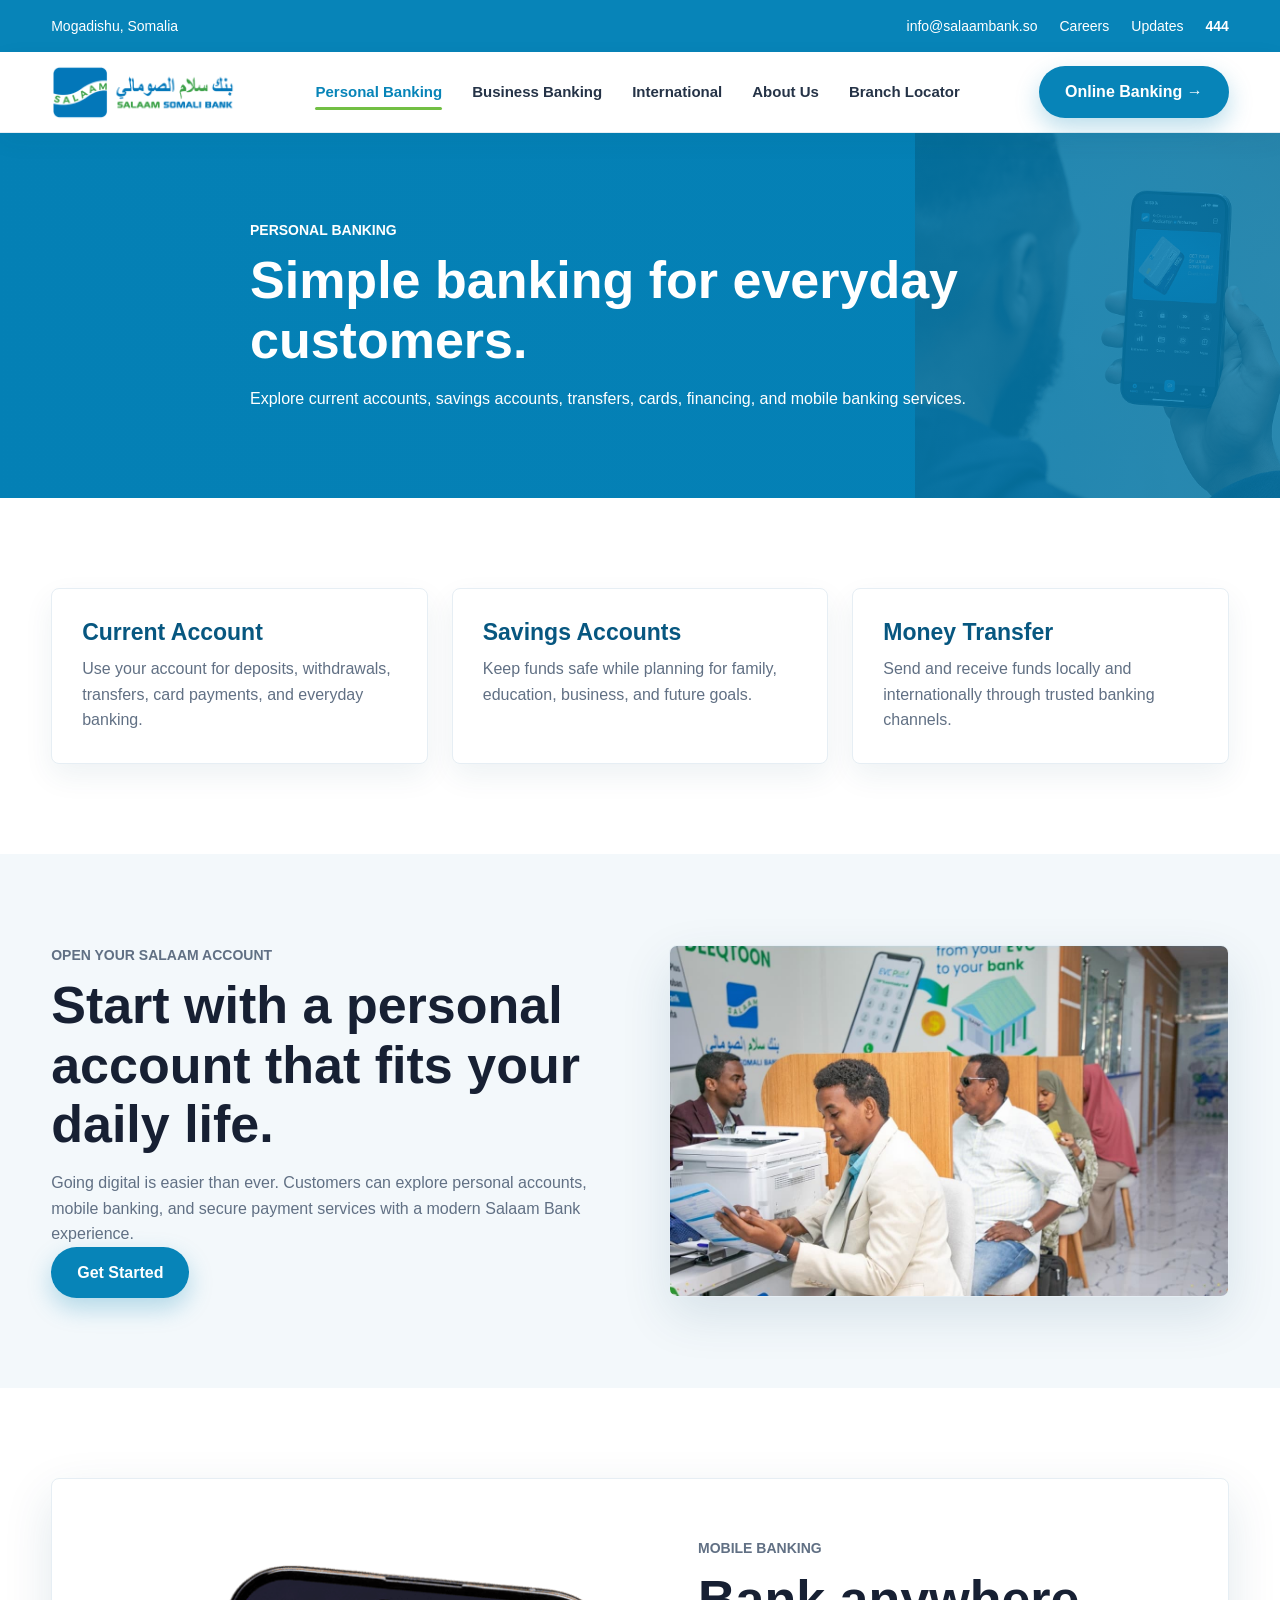
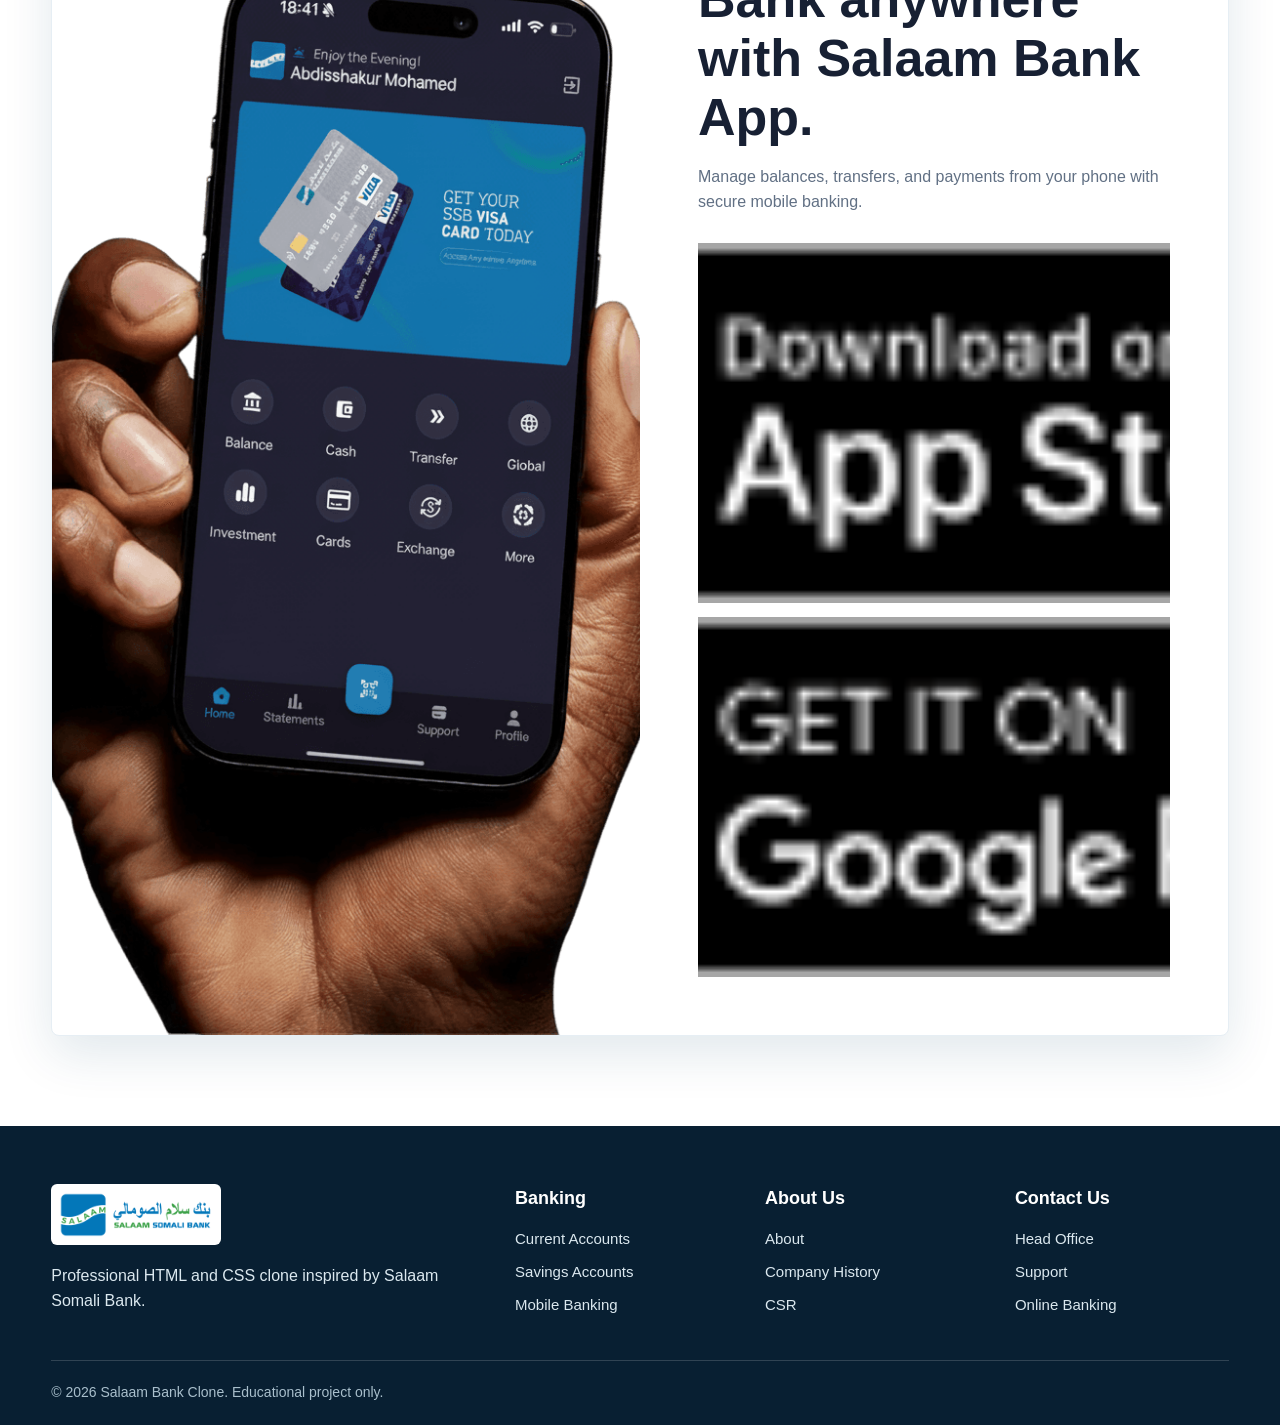
<file: pages/personal-banking.html>
<!DOCTYPE html>
<html lang="en">
<head>
    <meta charset="UTF-8">
    <meta name="viewport" content="width=device-width, initial-scale=1.0">
    <title>Personal Banking - Salaam Somali Bank</title>
    <link rel="stylesheet" href="../css/style.css">
</head>
<body>
    <div class="top-bar">
        <div class="container top-bar-content">
            <p>Mogadishu, Somalia</p>
            <div class="top-links">
                <a href="mailto:info@salaambank.so">info@salaambank.so</a>
                <a href="about.html">Careers</a>
                <a href="about.html">Updates</a>
                <span class="top-pill">444</span>
            </div>
        </div>
    </div>

    <header class="site-header">
        <div class="container header-content">
            <a class="logo" href="../index.html"><img src="../images/logo.png" alt="Salaam Bank Logo"></a>
            <nav class="main-nav" aria-label="Main navigation">
                <a class="active" href="personal-banking.html">Personal Banking</a>
                <a href="business-banking.html">Business Banking</a>
                <a href="../index.html#international">International</a>
                <a href="about.html">About Us</a>
                <a href="contact.html">Branch Locator</a>
            </nav>
            <a class="header-button" href="https://ebank.salaambank.so/">Online Banking &rarr;</a>
        </div>
    </header>

    <main>
        <section class="page-hero">
            <div class="container subpage-lead">
                <p class="small-title">Personal Banking</p>
                <h1>Simple banking for everyday customers.</h1>
                <p>Explore current accounts, savings accounts, transfers, cards, financing, and mobile banking services.</p>
            </div>
        </section>

        <section class="section">
            <div class="container cards-grid">
                <article class="info-card">
                    <h3>Current Account</h3>
                    <p>Use your account for deposits, withdrawals, transfers, card payments, and everyday banking.</p>
                </article>
                <article class="info-card">
                    <h3>Savings Accounts</h3>
                    <p>Keep funds safe while planning for family, education, business, and future goals.</p>
                </article>
                <article class="info-card">
                    <h3>Money Transfer</h3>
                    <p>Send and receive funds locally and internationally through trusted banking channels.</p>
                </article>
            </div>
        </section>

        <section class="section soft-section">
            <div class="container two-column">
                <div class="split-content">
                    <p class="small-title">Open Your Salaam Account</p>
                    <h2>Start with a personal account that fits your daily life.</h2>
                    <p>Going digital is easier than ever. Customers can explore personal accounts, mobile banking, and secure payment services with a modern Salaam Bank experience.</p>
                    <a class="btn primary-btn" href="contact.html">Get Started</a>
                </div>
                <div class="image-card">
                    <img src="../images/open-account.jfif" alt="Customer opening account">
                </div>
            </div>
        </section>

        <section class="section">
            <div class="container product-band">
                <img src="../images/mobile-app.png" alt="Salaam mobile banking app">
                <div class="split-content">
                    <p class="small-title">Mobile Banking</p>
                    <h2>Bank anywhere with Salaam Bank App.</h2>
                    <p>Manage balances, transfers, and payments from your phone with secure mobile banking.</p>
                    <div class="store-buttons">
                        <img src="../images/appstore.png" alt="Download on App Store">
                        <img src="../images/playstore.png" alt="Get it on Google Play">
                    </div>
                </div>
            </div>
        </section>
    </main>

    <footer class="site-footer">
        <div class="container footer-grid">
            <div>
                <img class="footer-logo" src="../images/logo.png" alt="Salaam Bank Logo">
                <p>Professional HTML and CSS clone inspired by Salaam Somali Bank.</p>
            </div>
            <div>
                <h3>Banking</h3>
                <a href="personal-banking.html">Current Accounts</a>
                <a href="personal-banking.html">Savings Accounts</a>
                <a href="personal-banking.html">Mobile Banking</a>
            </div>
            <div>
                <h3>About Us</h3>
                <a href="about.html">About</a>
                <a href="about.html">Company History</a>
                <a href="about.html">CSR</a>
            </div>
            <div>
                <h3>Contact Us</h3>
                <a href="contact.html">Head Office</a>
                <a href="contact.html">Support</a>
                <a href="https://ebank.salaambank.so/">Online Banking</a>
            </div>
        </div>
        <div class="container copyright">
            <p>&copy; 2026 Salaam Bank Clone. Educational project only.</p>
        </div>
    </footer>
</body>
</html>
</file>
<file: css/style.css>
/* Reset and shared design styles */
* {
    margin: 0;
    padding: 0;
    box-sizing: border-box;
}

:root {
    --blue: #0784b8;
    --blue-dark: #006c9b;
    --blue-deep: #075780;
    --green: #72bf44;
    --text: #172033;
    --muted: #617084;
    --soft: #f3f8fb;
    --line: #e6eef4;
    --white: #ffffff;
    --shadow: 0 18px 50px rgba(2, 67, 102, 0.12);
}

html {
    scroll-behavior: smooth;
}

body {
    font-family: Arial, Helvetica, sans-serif;
    color: var(--text);
    background: var(--white);
    line-height: 1.6;
}

img {
    display: block;
    max-width: 100%;
}

a {
    color: inherit;
    text-decoration: none;
}

.container {
    width: min(1180px, 92%);
    margin: 0 auto;
}

/* Top contact bar */
.top-bar {
    background: var(--blue);
    color: var(--white);
    font-size: 14px;
}

.top-bar-content {
    min-height: 52px;
    display: flex;
    align-items: center;
    justify-content: space-between;
    gap: 22px;
    flex-wrap: wrap;
}

.top-links {
    display: flex;
    align-items: center;
    gap: 22px;
    flex-wrap: wrap;
}

.top-pill {
    font-weight: 700;
}

/* Header */
.site-header {
    position: sticky;
    top: 0;
    z-index: 20;
    background: var(--white);
    border-bottom: 1px solid var(--line);
    box-shadow: 0 8px 24px rgba(20, 56, 77, 0.05);
}

.header-content {
    min-height: 80px;
    display: flex;
    align-items: center;
    justify-content: space-between;
    gap: 28px;
}

.logo img {
    width: 185px;
}

.main-nav {
    display: flex;
    align-items: center;
    justify-content: center;
    gap: 30px;
    color: #253347;
    font-size: 15px;
    font-weight: 600;
}

.main-nav a {
    position: relative;
    padding: 28px 0;
}

.main-nav a::after {
    content: "";
    position: absolute;
    left: 0;
    bottom: 22px;
    width: 0;
    height: 3px;
    border-radius: 99px;
    background: var(--green);
    transition: width 0.25s ease;
}

.main-nav a:hover,
.main-nav a.active {
    color: var(--blue);
}

.main-nav a:hover::after,
.main-nav a.active::after {
    width: 100%;
}

.header-button,
.btn {
    display: inline-flex;
    align-items: center;
    justify-content: center;
    gap: 10px;
    min-height: 48px;
    border-radius: 999px;
    padding: 13px 26px;
    font-weight: 800;
    text-align: center;
    transition: transform 0.25s ease, box-shadow 0.25s ease, background 0.25s ease, color 0.25s ease;
}

.header-button,
.primary-btn {
    background: var(--blue);
    color: var(--white);
    box-shadow: 0 10px 24px rgba(7, 132, 184, 0.28);
}

.header-button:hover,
.primary-btn:hover {
    background: var(--blue-dark);
    transform: translateY(-2px);
}

.white-btn {
    background: var(--white);
    color: var(--blue);
    box-shadow: 0 12px 30px rgba(0, 47, 75, 0.16);
}

.white-btn:hover {
    transform: translateY(-2px);
    color: var(--blue-dark);
}

.outline-btn {
    border: 1px solid var(--line);
    color: var(--blue);
    background: var(--white);
}

.outline-btn:hover {
    border-color: var(--blue);
    transform: translateY(-2px);
}

/* Homepage hero */
.hero {
    min-height: 580px;
    padding: 130px 0 150px;
    color: var(--white);
    background:
        linear-gradient(90deg, rgba(4, 128, 181, 0.98) 0%, rgba(4, 128, 181, 0.9) 50%, rgba(4, 128, 181, 0.74) 100%),
        url("../images/hero-showcase.png") right 8% center / contain no-repeat,
        var(--blue);
    overflow: hidden;
}

.hero-text {
    max-width: 900px;
}

.eyebrow,
.small-title {
    color: var(--blue);
    font-size: 14px;
    font-weight: 900;
    text-transform: uppercase;
}

.hero .eyebrow {
    color: var(--white);
    margin-bottom: 26px;
}

.hero h1 {
    max-width: 1020px;
    font-size: clamp(42px, 6.7vw, 74px);
    line-height: 1.12;
    margin-bottom: 28px;
    letter-spacing: 0;
}

.hero p {
    max-width: 760px;
    color: rgba(255, 255, 255, 0.9);
    font-size: 19px;
    font-weight: 700;
}

.hero-actions {
    margin-top: 34px;
    display: flex;
    gap: 16px;
    flex-wrap: wrap;
}

/* Service cards */
.service-strip {
    position: relative;
    z-index: 3;
    margin-top: -80px;
}

.service-grid {
    display: grid;
    grid-template-columns: repeat(4, 1fr);
    gap: 22px;
}

.quick-card {
    min-height: 210px;
    padding: 28px;
    border-radius: 8px;
    background: var(--white);
    border: 1px solid var(--line);
    box-shadow: var(--shadow);
    transition: transform 0.25s ease, box-shadow 0.25s ease;
}

.quick-card:hover {
    transform: translateY(-8px);
    box-shadow: 0 24px 55px rgba(2, 67, 102, 0.18);
}

.card-icon {
    width: 48px;
    height: 48px;
    display: grid;
    place-items: center;
    border-radius: 8px;
    color: var(--white);
    background: var(--blue);
    font-size: 24px;
    margin-bottom: 22px;
}

.quick-card h2 {
    color: var(--blue-deep);
    font-size: 26px;
    line-height: 1.15;
    margin-bottom: 10px;
}

.quick-card p,
.info-card p,
.feature-list p,
.finance-card p,
.split-content p,
.section-heading p,
.page-hero p {
    color: var(--muted);
}

/* Sections */
.section {
    padding: 90px 0;
}

.soft-section {
    background: var(--soft);
}

.section-heading {
    max-width: 760px;
    margin: 0 auto 44px;
    text-align: center;
}

.section-heading h2,
.split-content h2,
.app-content h2,
.contact-grid h2,
.page-hero h1 {
    font-size: clamp(32px, 4.3vw, 52px);
    line-height: 1.14;
    margin: 10px 0 16px;
}

.two-column,
.app-grid,
.contact-grid {
    display: grid;
    grid-template-columns: 1fr 1fr;
    gap: 58px;
    align-items: center;
}

.image-card {
    overflow: hidden;
    border-radius: 8px;
    background: var(--white);
    border: 1px solid var(--line);
    box-shadow: var(--shadow);
}

.image-card img {
    width: 100%;
    min-height: 340px;
    object-fit: cover;
}

.stats-row {
    display: grid;
    grid-template-columns: repeat(3, 1fr);
    gap: 16px;
    margin-top: 30px;
}

.stats-row div,
.info-card,
.feature-list article {
    border: 1px solid var(--line);
    border-radius: 8px;
    background: var(--white);
}

.stats-row div {
    padding: 20px;
    box-shadow: 0 10px 28px rgba(2, 67, 102, 0.06);
}

.stats-row strong {
    display: block;
    color: var(--blue);
    font-size: 30px;
    line-height: 1;
}

.stats-row span {
    color: var(--muted);
    font-size: 14px;
}

.cards-grid {
    display: grid;
    grid-template-columns: repeat(3, 1fr);
    gap: 24px;
}

.info-card {
    padding: 30px;
    box-shadow: 0 12px 30px rgba(2, 67, 102, 0.07);
    transition: transform 0.25s ease;
}

.info-card:hover {
    transform: translateY(-6px);
}

.info-card h3,
.feature-list h3,
.finance-card h3,
.contact-card h3 {
    color: var(--blue-deep);
    font-size: 23px;
    line-height: 1.2;
    margin-bottom: 10px;
}

.check-list,
.simple-list {
    margin: 22px 0;
    list-style: none;
}

.check-list li,
.simple-list li {
    position: relative;
    margin-bottom: 12px;
    padding-left: 30px;
    color: var(--muted);
}

.check-list li::before,
.simple-list li::before {
    content: "";
    position: absolute;
    left: 0;
    top: 8px;
    width: 14px;
    height: 14px;
    border-radius: 50%;
    background: var(--green);
    box-shadow: inset 0 0 0 4px var(--white);
}

.feature-list {
    display: grid;
    gap: 16px;
    margin-top: 24px;
}

.feature-list article {
    padding: 22px;
}

.product-band {
    display: grid;
    grid-template-columns: 1fr 1fr;
    gap: 0;
    align-items: stretch;
    overflow: hidden;
    border-radius: 8px;
    background: var(--white);
    border: 1px solid var(--line);
    box-shadow: var(--shadow);
}

.product-band img {
    width: 100%;
    height: 100%;
    min-height: 360px;
    object-fit: cover;
}

.product-band .split-content {
    padding: clamp(32px, 5vw, 58px);
}

.finance-grid {
    align-items: stretch;
}

.finance-card {
    overflow: hidden;
    border-radius: 8px;
    background: var(--white);
    border: 1px solid var(--line);
    box-shadow: 0 15px 40px rgba(2, 67, 102, 0.09);
}

.finance-card img {
    width: 100%;
    height: 235px;
    object-fit: cover;
    background: #eaf5f9;
}

.finance-card div {
    padding: 26px;
}

.app-grid {
    padding: 58px;
    border-radius: 8px;
    background: var(--blue);
    color: var(--white);
    overflow: hidden;
}

.app-content .small-title,
.app-content p,
.app-content .check-list li {
    color: var(--white);
}

.store-buttons {
    display: flex;
    gap: 14px;
    flex-wrap: wrap;
    margin-top: 28px;
}

.store-buttons img {
    height: 42px;
    width: auto;
}

.phone-wrap {
    display: flex;
    justify-content: center;
}

.phone-wrap img {
    max-height: 520px;
    object-fit: contain;
    filter: drop-shadow(0 28px 36px rgba(0, 39, 59, 0.22));
}

.partners-grid {
    display: grid;
    grid-template-columns: repeat(7, 1fr);
    gap: 18px;
    align-items: center;
}

.partners-grid img {
    width: 100%;
    height: 86px;
    object-fit: contain;
    padding: 16px;
    border-radius: 8px;
    background: var(--white);
    border: 1px solid var(--line);
}

.contact-section {
    background: var(--blue-deep);
    color: var(--white);
}

.contact-section .small-title,
.contact-section p {
    color: #d9f1fb;
}

.contact-card {
    padding: 34px;
    border-radius: 8px;
    background: var(--white);
    color: var(--text);
    box-shadow: var(--shadow);
}

.contact-card p {
    color: var(--muted);
    margin-bottom: 8px;
}

/* Subpages */
.page-hero {
    padding: 86px 0;
    color: var(--white);
    background:
        linear-gradient(90deg, rgba(4, 128, 181, 0.98), rgba(4, 128, 181, 0.8)),
        url("../images/hero-showcase.png") right center / contain no-repeat,
        var(--blue);
}

.page-hero .small-title,
.page-hero p {
    color: var(--white);
}

.subpage-lead {
    max-width: 780px;
}

/* Footer */
.site-footer {
    padding: 58px 0 22px;
    color: #dbe8ef;
    background: #081f32;
}

.footer-grid {
    display: grid;
    grid-template-columns: 2fr 1fr 1fr 1fr;
    gap: 36px;
}

.footer-logo {
    width: 170px;
    padding: 8px;
    margin-bottom: 18px;
    border-radius: 6px;
    background: var(--white);
}

.footer-grid h3 {
    color: var(--white);
    margin-bottom: 14px;
    font-size: 18px;
}

.footer-grid a {
    display: block;
    color: #dbe8ef;
    margin-bottom: 9px;
    font-size: 15px;
}

.footer-grid a:hover {
    color: var(--green);
}

.copyright {
    margin-top: 34px;
    padding-top: 20px;
    border-top: 1px solid rgba(255, 255, 255, 0.16);
    color: #a9bfcc;
    font-size: 14px;
}

@media (max-width: 1050px) {
    .header-content {
        flex-wrap: wrap;
        padding: 14px 0;
    }

    .main-nav {
        order: 3;
        width: 100%;
        justify-content: flex-start;
        gap: 18px;
        overflow-x: auto;
    }

    .main-nav a {
        padding: 8px 0 14px;
        white-space: nowrap;
    }

    .main-nav a::after {
        bottom: 8px;
    }

    .hero {
        background:
            linear-gradient(90deg, rgba(4, 128, 181, 0.98), rgba(4, 128, 181, 0.9)),
            url("../images/hero-showcase.png") right bottom / 48% auto no-repeat,
            var(--blue);
    }

    .service-grid,
    .cards-grid {
        grid-template-columns: repeat(2, 1fr);
    }

    .two-column,
    .app-grid,
    .contact-grid,
    .product-band {
        grid-template-columns: 1fr;
    }

    .partners-grid {
        grid-template-columns: repeat(4, 1fr);
    }

    .footer-grid {
        grid-template-columns: repeat(2, 1fr);
    }
}

@media (max-width: 680px) {
    .top-bar-content {
        justify-content: center;
        text-align: center;
        padding: 10px 0;
    }

    .top-links {
        justify-content: center;
        gap: 12px;
    }

    .logo img {
        width: 148px;
    }

    .header-button {
        width: 100%;
    }

    .main-nav {
        font-size: 14px;
    }

    .hero {
        min-height: auto;
        padding: 76px 0 105px;
        background: var(--blue);
    }

    .hero h1 {
        font-size: 42px;
    }

    .hero p {
        font-size: 16px;
    }

    .service-strip {
        margin-top: -48px;
    }

    .service-grid,
    .cards-grid,
    .stats-row,
    .partners-grid,
    .footer-grid {
        grid-template-columns: 1fr;
    }

    .section {
        padding: 62px 0;
    }

    .quick-card {
        min-height: auto;
    }

    .app-grid {
        padding: 34px 24px;
    }

    .partners-grid {
        grid-template-columns: repeat(2, 1fr);
    }

    .product-band img,
    .image-card img {
        min-height: 260px;
    }
}


/* ==========================================
   BRANCH LOCATOR - SALAAM BANK STYLE (FINAL)
========================================== */

/* HERO */
.branch-page-hero{
    padding:100px 0;
}

/* MAIN SECTION */
.branch-locator-section{
    background:#f7fbfd;
}

/* =========================
   LAYOUT (LEFT LIST + RIGHT MAP)
========================= */

.branch-locator-layout{
    display:grid;
    grid-template-columns:1fr 1fr;
    gap:40px;
    align-items:start;
}

/* LEFT SIDE (BRANCH LIST) */
.branch-directory{
    order:1;
}

/* RIGHT SIDE (MAP) */
.branch-map-panel{
    order:2;
    position:sticky;
    top:110px;
    background:#fff;
    padding:30px;
    border-radius:16px;
    border:1px solid #e6eef4;
    box-shadow:0 20px 50px rgba(0,0,0,.08);
}

/* MAP TEXT */
.branch-map-panel h2{
    margin:10px 0 15px;
    color:var(--blue-deep);
    font-size:30px;
}

.branch-map-panel p{
    color:#5d6d7d;
    margin-bottom:18px;
    line-height:1.6;
}

/* MAP BOX */
.branch-map{
    overflow:hidden;
    border-radius:12px;
    margin:25px 0;
    border:1px solid #dde7ef;
}

.branch-map iframe{
    width:100%;
    height:500px;
    border:0;
    display:block;
}

/* BUTTON */
.branch-map-button{
    width:100%;
}

/* =========================
   HEADER ABOVE LIST
========================= */

.branch-directory-heading{
    display:flex;
    justify-content:space-between;
    align-items:flex-end;
    margin-bottom:30px;
    border-bottom:1px solid #e5edf4;
    padding-bottom:20px;
}

.branch-directory-heading h2{
    color:var(--blue-deep);
    font-size:36px;
}

.branch-directory-heading span{
    background:var(--blue);
    color:#fff;
    padding:8px 18px;
    border-radius:50px;
    font-size:14px;
    font-weight:600;
}

/* =========================
   BRANCH GRID
========================= */

.branch-card-grid{
    display:grid;
    grid-template-columns:repeat(2,1fr);
    gap:20px;
}

/* =========================
   BRANCH CARD STYLE
========================= */

.branch-card{
    background:#fff;
    border-radius:14px;
    border:1px solid #e8eef5;
    padding:26px;
    transition:0.3s ease;
    box-shadow:0 10px 25px rgba(0,0,0,0.05);
}

.branch-card:hover{
    transform:translateY(-8px);
    box-shadow:0 25px 55px rgba(0,0,0,0.12);
}

.branch-card h3{
    color:var(--blue-deep);
    font-size:22px;
    margin-bottom:15px;
}

.branch-card p{
    color:#5d6d7d;
    margin-bottom:10px;
    font-size:14.5px;
    line-height:1.6;
}

.branch-card p span{
    display:block;
    color:var(--blue);
    font-weight:600;
    font-size:12px;
    text-transform:uppercase;
    margin-bottom:4px;
}

.branch-card a{
    display:inline-block;
    margin-top:16px;
    padding:11px 20px;
    background:var(--blue);
    color:#fff;
    border-radius:50px;
    font-weight:600;
    transition:0.3s ease;
    text-decoration:none;
}

.branch-card a:hover{
    background:var(--green);
}

/* =========================
   RESPONSIVE DESIGN
========================= */

/* TABLET */
@media(max-width:991px){
    .branch-locator-layout{
        grid-template-columns:1fr;
    }

    .branch-map-panel{
        position:relative;
        top:0;
    }
}

/* MOBILE */
@media(max-width:768px){

    .branch-directory-heading{
        flex-direction:column;
        align-items:flex-start;
        gap:12px;
    }

    .branch-directory-heading h2{
        font-size:30px;
    }

    .branch-card-grid{
        grid-template-columns:1fr;
    }

    .branch-map iframe{
        height:350px;
    }
}

/* SMALL MOBILE */
@media(max-width:480px){

    .branch-map-panel{
        padding:22px;
    }

    .branch-map-panel h2{
        font-size:24px;
    }

    .branch-card{
        padding:20px;
    }

    .branch-card a{
        width:100%;
        text-align:center;
    }
}
</file>
